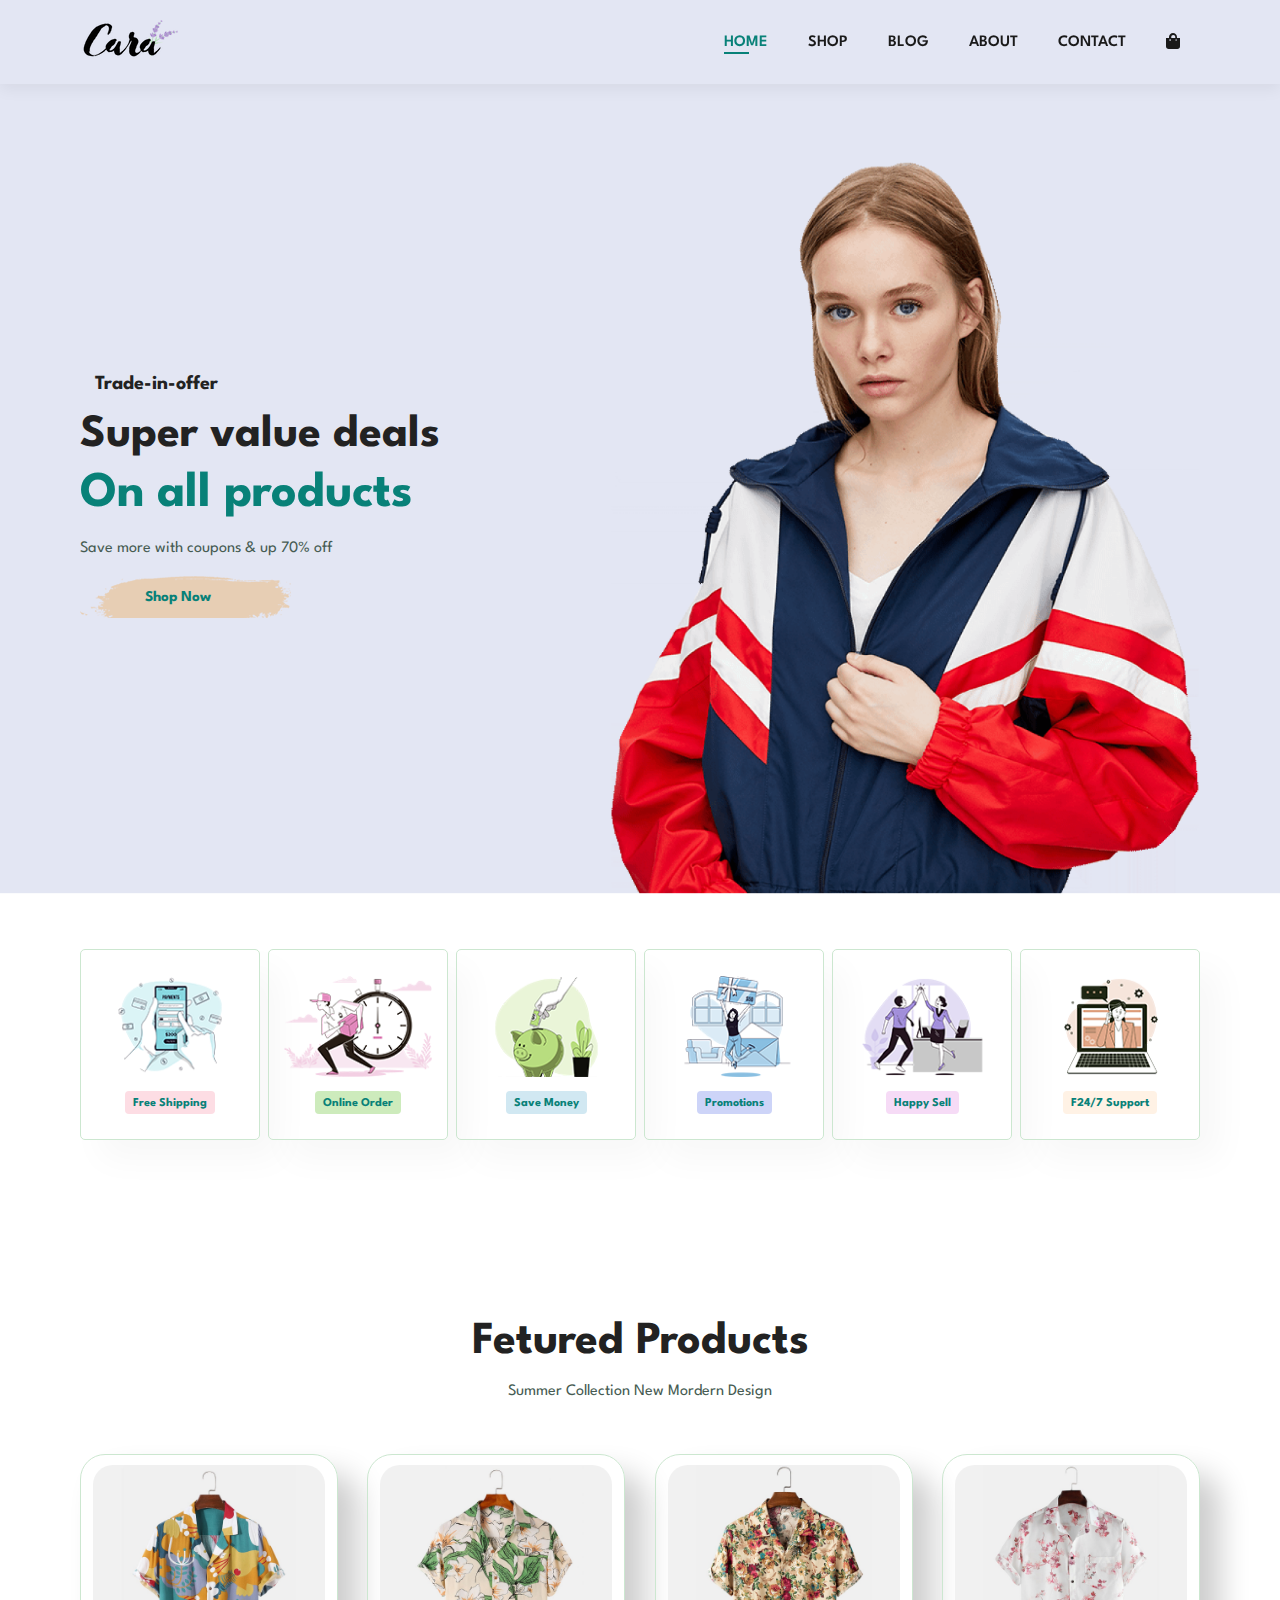
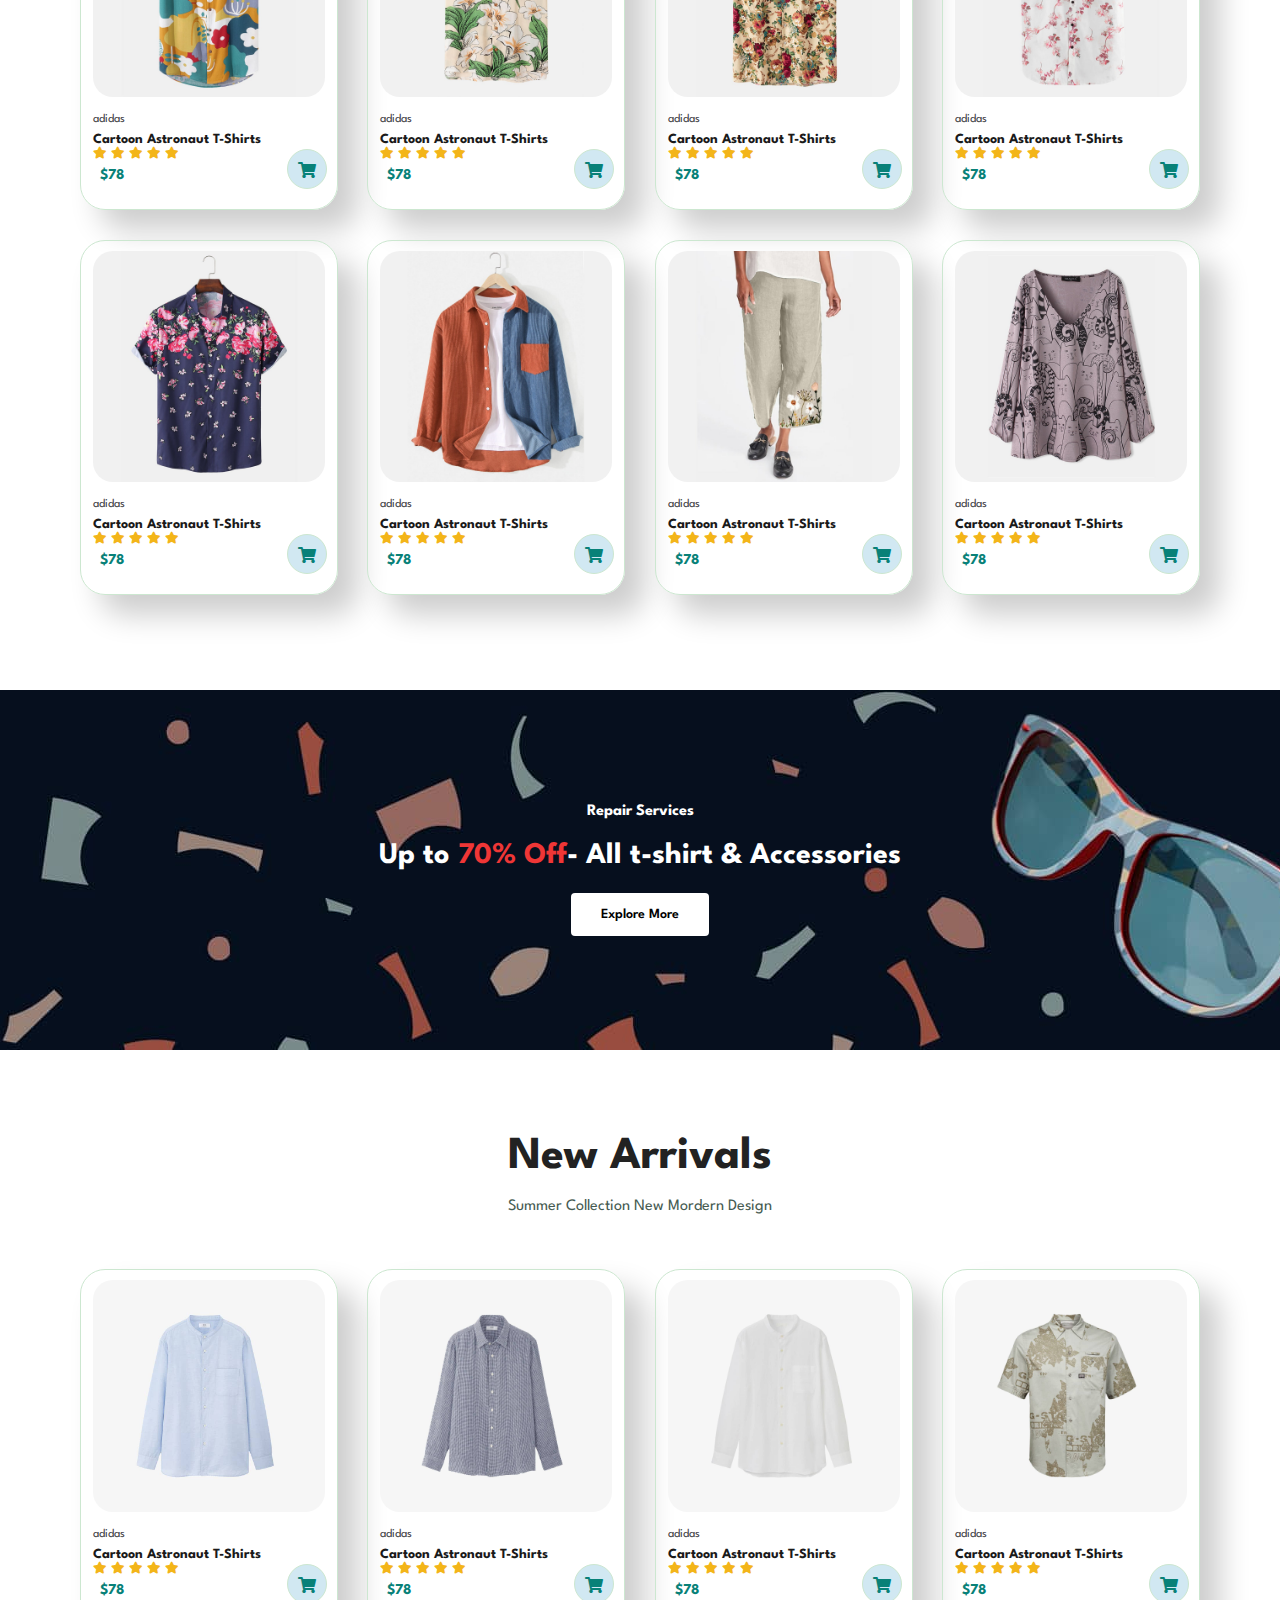
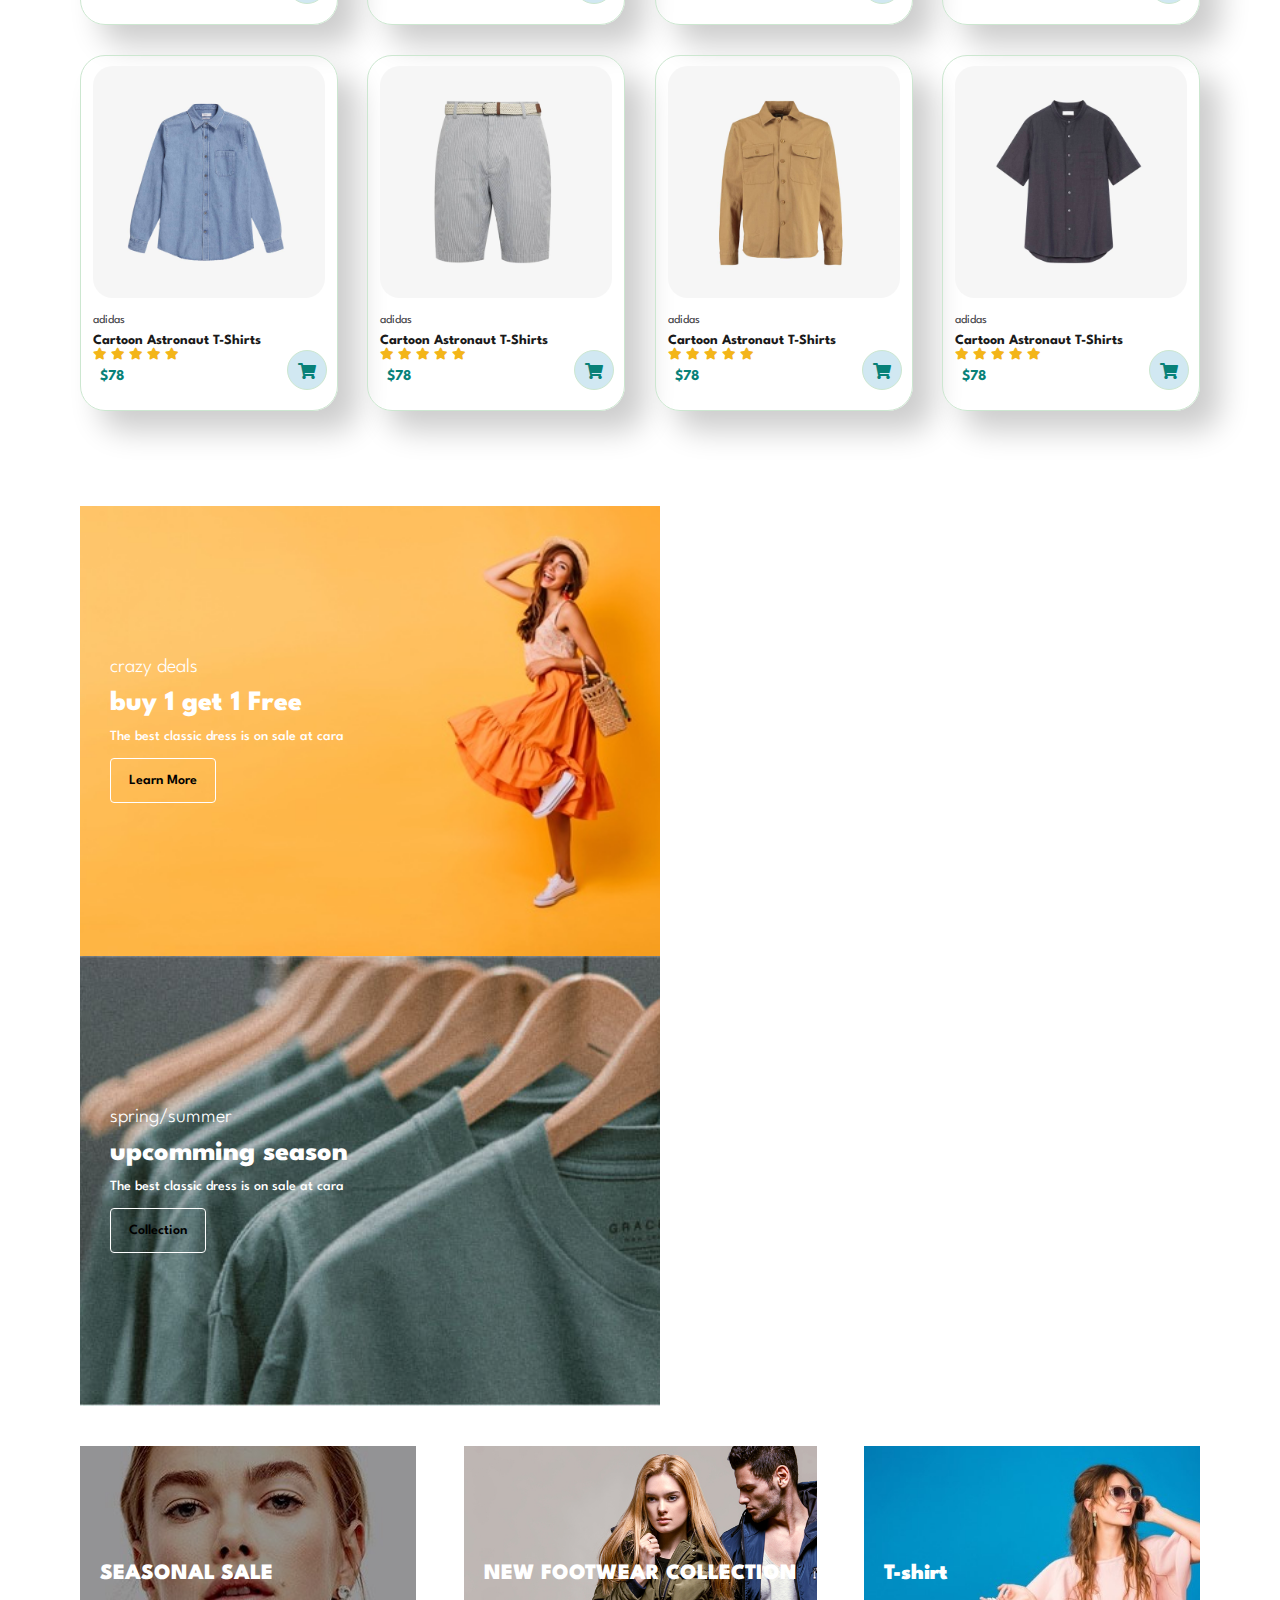
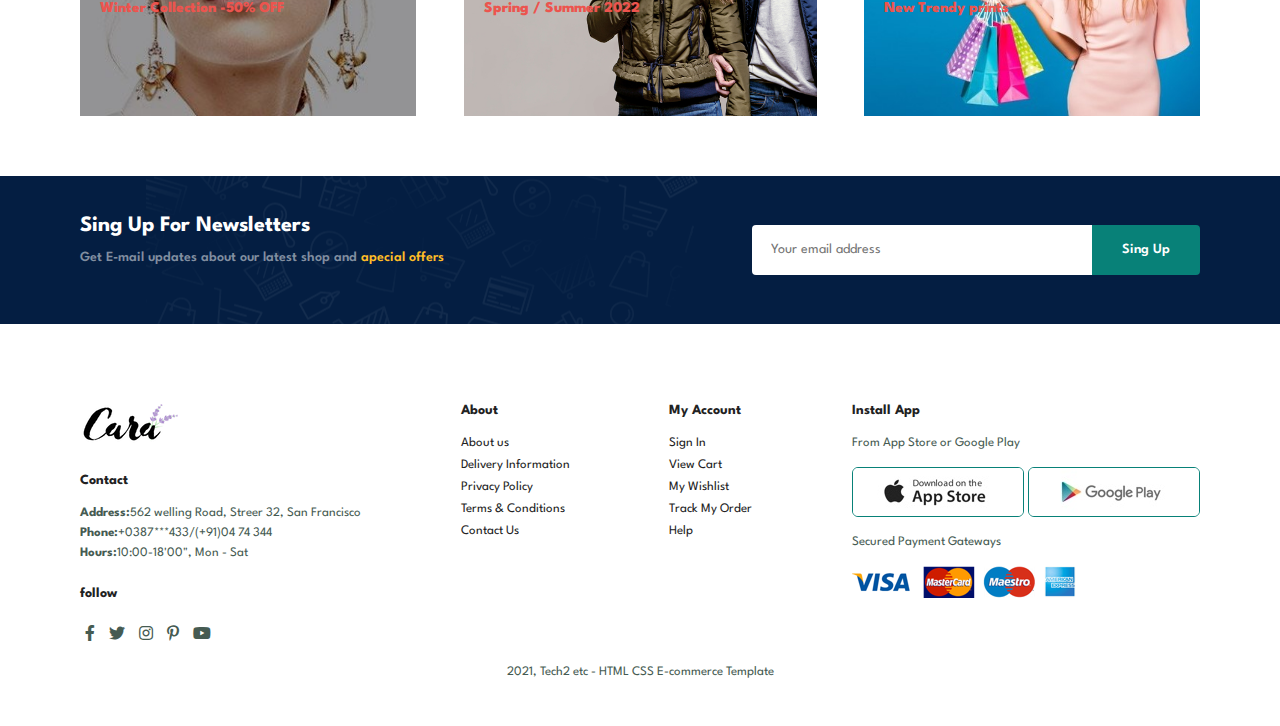
<file: index.html>
<!DOCTYPE html>
<html lang="en">
<head>
    <meta charset="UTF-8">
    <meta http-equiv="X-UA-Compatible" content="IE=edge">
    <meta name="viewport" content="width=device-width, initial-scale=1.0">
    <title>E-commerce Website</title>

    <link rel="stylesheet" href="https://cdnjs.cloudflare.com/ajax/libs/font-awesome/5.10.0/css/all.min.css" />

    <link rel="stylesheet" href="style.css">
</head>
<body>
    
<!-- <h1>heading 1 example</h1>
<h2>heading 2 example</h2>
<h3>heading 3 example</h3>
<h4>heading 4 example</h4>
<h5>heading 5 example</h5>    
<h6>heading 6 example</h6>

<p>paragrap example</p> -->

<!-- header start -->

<section id="header">
    <a href="#"><img src="img/logo.png" class="logo" alt=""></a>

    <div>
        <ul id="navbar">
            <li><a class="active" href="index.html">HOME</a></li>
            <li><a href="shop.html">SHOP</a></li>
            <li><a href="blog.html">BLOG</a></li>
            <li><a href="about.html">ABOUT</a></li>
            <li><a href="contact.html">CONTACT</a></li>
            <li id="lg-bag"><a href=""><i class="fas fa-shopping-bag"></i></a></li>
            <a href="" id="close"><i class="fas fa-times"></i></a>
        </ul>
    </div>
    <div id="mobile">
        <a href=""><i class="fas fa-shopping-bag"></i></a>
        <i id="bar" class="fas fa-outdent"></i>
    </div>
</section>

<!-- header end -->

<!-- home page start  -->

<section id="hero">
    <h4>Trade-in-offer</h4>
    <h2>Super value deals</h2>
    <h1>On all products</h1>
    <p>Save more with coupons & up 70% off</p>
    <button>Shop Now</button>
</section>

<!-- home page end -->

<!-- feture start  -->
<section id="future" class="section-p1">
    <div class="fe-box">
        <img src="img/fature/f1.png" alt="">
        <h6>Free Shipping</h6>
    </div>
    <div class="fe-box">
        <img src="img/fature/f2.png" alt="">
        <h6>Online Order</h6>
    </div>
    <div class="fe-box">
        <img src="img/fature/f3.png" alt="">
        <h6>Save Money</h6>
    </div>
    <div class="fe-box">
        <img src="img/fature/f4.png" alt="">
        <h6>Promotions </h6>
    </div>
    <div class="fe-box">
        <img src="img/fature/f5.png" alt="">
        <h6>Happy Sell</h6>
    </div>
    <div class="fe-box">
        <img src="img/fature/f6.png" alt="">
        <h6>F24/7 Support</h6>
    </div>
</section>
<!-- feture end -->

<!-- prodduct start  -->
<section id="feture" class="section-p1"></section>


<section id="product1" class="section-p1">
    <h2>Fetured Products</h2>
    <p>Summer Collection New Mordern Design</p>
    <div class="pro-container">
        <div class="pro">
            <img src="img/prodect/f1.jpg" alt="">
            <div class="des">
                <span>adidas</span>
                <h5>Cartoon Astronaut T-Shirts</h5>
                <div class="star">
                    <i class="fas fa-star"></i>
                    <i class="fas fa-star"></i>
                    <i class="fas fa-star"></i>
                    <i class="fas fa-star"></i>
                    <i class="fas fa-star"></i>
                </div>
                <h4>$78</h4>
            </div>
            <a href="#"><i class="fas fa-shopping-cart cart"></i></a>
        </div>
        <div class="pro">
            <img src="img/prodect/f2.jpg" alt="">
            <div class="des">
                <span>adidas</span>
                <h5>Cartoon Astronaut T-Shirts</h5>
                <div class="star">
                    <i class="fas fa-star"></i>
                    <i class="fas fa-star"></i>
                    <i class="fas fa-star"></i>
                    <i class="fas fa-star"></i>
                    <i class="fas fa-star"></i>
                </div>
                <h4>$78</h4>
            </div>
            <a href="#"><i class="fas fa-shopping-cart cart"></i></a>
        </div>
        <div class="pro">
            <img src="img/prodect/f3.jpg" alt="">
            <div class="des">
                <span>adidas</span>
                <h5>Cartoon Astronaut T-Shirts</h5>
                <div class="star">
                    <i class="fas fa-star"></i>
                    <i class="fas fa-star"></i>
                    <i class="fas fa-star"></i>
                    <i class="fas fa-star"></i>
                    <i class="fas fa-star"></i>
                </div>
                <h4>$78</h4>
            </div>
            <a href="#"><i class="fas fa-shopping-cart cart"></i></a>
        </div>
        <div class="pro">
            <img src="img/prodect/f4.jpg" alt="">
            <div class="des">
                <span>adidas</span>
                <h5>Cartoon Astronaut T-Shirts</h5>
                <div class="star">
                    <i class="fas fa-star"></i>
                    <i class="fas fa-star"></i>
                    <i class="fas fa-star"></i>
                    <i class="fas fa-star"></i>
                    <i class="fas fa-star"></i>
                </div>
                <h4>$78</h4>
            </div>
            <a href="#"><i class="fas fa-shopping-cart cart"></i></a>
        </div>
        <div class="pro">
            <img src="img/prodect/f5.jpg" alt="">
            <div class="des">
                <span>adidas</span>
                <h5>Cartoon Astronaut T-Shirts</h5>
                <div class="star">
                    <i class="fas fa-star"></i>
                    <i class="fas fa-star"></i>
                    <i class="fas fa-star"></i>
                    <i class="fas fa-star"></i>
                    <i class="fas fa-star"></i>
                </div>
                <h4>$78</h4>
            </div>
            <a href="#"><i class="fas fa-shopping-cart cart"></i></a>
        </div>
        <div class="pro">
            <img src="img/prodect/f6.jpg" alt="">
            <div class="des">
                <span>adidas</span>
                <h5>Cartoon Astronaut T-Shirts</h5>
                <div class="star">
                    <i class="fas fa-star"></i>
                    <i class="fas fa-star"></i>
                    <i class="fas fa-star"></i>
                    <i class="fas fa-star"></i>
                    <i class="fas fa-star"></i>
                </div>
                <h4>$78</h4>
            </div>
            <a href="#"><i class="fas fa-shopping-cart cart"></i></a>
        </div>
        <div class="pro">
            <img src="img/prodect/f7.jpg" alt="">
            <div class="des">
                <span>adidas</span>
                <h5>Cartoon Astronaut T-Shirts</h5>
                <div class="star">
                    <i class="fas fa-star"></i>
                    <i class="fas fa-star"></i>
                    <i class="fas fa-star"></i>
                    <i class="fas fa-star"></i>
                    <i class="fas fa-star"></i>
                </div>
                <h4>$78</h4>
            </div>
            <a href="#"><i class="fas fa-shopping-cart cart"></i></a>
        </div>
        <div class="pro">
            <img src="img/prodect/f8.jpg" alt="">
            <div class="des">
                <span>adidas</span>
                <h5>Cartoon Astronaut T-Shirts</h5>
                <div class="star">
                    <i class="fas fa-star"></i>
                    <i class="fas fa-star"></i>
                    <i class="fas fa-star"></i>
                    <i class="fas fa-star"></i>
                    <i class="fas fa-star"></i>
                </div>
                <h4>$78</h4>
            </div>
            <a href="#"><i class="fas fa-shopping-cart cart"></i></a>
        </div>
    </div>
</section>
<!-- prodduct end  -->

<!-- banner start  -->

<section id="banner" class="section-m1">
    <h4>Repair Services</h4>
    <h2>Up to <span>70% Off</span>- All t-shirt & Accessories</h2>
    <button class="normal" >Explore More</button>
</section>
<!-- banner end  -->



<!-- new prod start -->
<section id="product1" class="section-p1">
    <h2>New Arrivals</h2>
    <p>Summer Collection New Mordern Design</p>
    <div class="pro-container">
        <div class="pro">
            <img src="img/prodect/n1.jpg" alt="">
            <div class="des">
                <span>adidas</span>
                <h5>Cartoon Astronaut T-Shirts</h5>
                <div class="star">
                    <i class="fas fa-star"></i>
                    <i class="fas fa-star"></i>
                    <i class="fas fa-star"></i>
                    <i class="fas fa-star"></i>
                    <i class="fas fa-star"></i>
                </div>
                <h4>$78</h4>
            </div>
            <a href="#"><i class="fas fa-shopping-cart cart"></i></a>
        </div>
        <div class="pro">
            <img src="img/prodect/n2.jpg" alt="">
            <div class="des">
                <span>adidas</span>
                <h5>Cartoon Astronaut T-Shirts</h5>
                <div class="star">
                    <i class="fas fa-star"></i>
                    <i class="fas fa-star"></i>
                    <i class="fas fa-star"></i>
                    <i class="fas fa-star"></i>
                    <i class="fas fa-star"></i>
                </div>
                <h4>$78</h4>
            </div>
            <a href="#"><i class="fas fa-shopping-cart cart"></i></a>
        </div>
        <div class="pro">
            <img src="img/prodect/n3.jpg" alt="">
            <div class="des">
                <span>adidas</span>
                <h5>Cartoon Astronaut T-Shirts</h5>
                <div class="star">
                    <i class="fas fa-star"></i>
                    <i class="fas fa-star"></i>
                    <i class="fas fa-star"></i>
                    <i class="fas fa-star"></i>
                    <i class="fas fa-star"></i>
                </div>
                <h4>$78</h4>
            </div>
            <a href="#"><i class="fas fa-shopping-cart cart"></i></a>
        </div>
        <div class="pro">
            <img src="img/prodect/n4.jpg" alt="">
            <div class="des">
                <span>adidas</span>
                <h5>Cartoon Astronaut T-Shirts</h5>
                <div class="star">
                    <i class="fas fa-star"></i>
                    <i class="fas fa-star"></i>
                    <i class="fas fa-star"></i>
                    <i class="fas fa-star"></i>
                    <i class="fas fa-star"></i>
                </div>
                <h4>$78</h4>
            </div>
            <a href="#"><i class="fas fa-shopping-cart cart"></i></a>
        </div>
        <div class="pro">
            <img src="img/prodect/n5.jpg" alt="">
            <div class="des">
                <span>adidas</span>
                <h5>Cartoon Astronaut T-Shirts</h5>
                <div class="star">
                    <i class="fas fa-star"></i>
                    <i class="fas fa-star"></i>
                    <i class="fas fa-star"></i>
                    <i class="fas fa-star"></i>
                    <i class="fas fa-star"></i>
                </div>
                <h4>$78</h4>
            </div>
            <a href="#"><i class="fas fa-shopping-cart cart"></i></a>
        </div>
        <div class="pro">
            <img src="img/prodect/n6.jpg" alt="">
            <div class="des">
                <span>adidas</span>
                <h5>Cartoon Astronaut T-Shirts</h5>
                <div class="star">
                    <i class="fas fa-star"></i>
                    <i class="fas fa-star"></i>
                    <i class="fas fa-star"></i>
                    <i class="fas fa-star"></i>
                    <i class="fas fa-star"></i>
                </div>
                <h4>$78</h4>
            </div>
            <a href="#"><i class="fas fa-shopping-cart cart"></i></a>
        </div>
        <div class="pro">
            <img src="img/prodect/n7.jpg" alt="">
            <div class="des">
                <span>adidas</span>
                <h5>Cartoon Astronaut T-Shirts</h5>
                <div class="star">
                    <i class="fas fa-star"></i>
                    <i class="fas fa-star"></i>
                    <i class="fas fa-star"></i>
                    <i class="fas fa-star"></i>
                    <i class="fas fa-star"></i>
                </div>
                <h4>$78</h4>
            </div>
            <a href="#"><i class="fas fa-shopping-cart cart"></i></a>
        </div>
        <div class="pro">
            <img src="img/prodect/n8.jpg" alt="">
            <div class="des">
                <span>adidas</span>
                <h5>Cartoon Astronaut T-Shirts</h5>
                <div class="star">
                    <i class="fas fa-star"></i>
                    <i class="fas fa-star"></i>
                    <i class="fas fa-star"></i>
                    <i class="fas fa-star"></i>
                    <i class="fas fa-star"></i>
                </div>
                <h4>$78</h4>
            </div>
            <a href="#"><i class="fas fa-shopping-cart cart"></i></a>
        </div>
    </div>
</section>
<!-- new prod end -->



<!-- new banner start  -->
<section id="sm-banner" class="section-p1">
    <div class="banner-box">
        <h4>crazy deals</h4>
        <h2>buy 1 get 1 Free</h2>
        <span>The best classic dress is on sale at cara</span>
        <button class="white">Learn More</button>
    </div>
    <div class="banner-box banner-box2">
        <h4>spring/summer</h4>
        <h2>upcomming season </h2>
        <span>The best classic dress is on sale at cara</span>
        <button class="white">Collection</button>
    </div>
</section>


<section id="banner3">
    <div class="banner-box ">
        <h2>SEASONAL SALE</h2>
        <h3>Winter Collection -50% OFF</h3>
    </div>
    <div class="banner-box banner-box2">
        <h2>NEW FOOTWEAR COLLECTION</h2>
        <h3>Spring / Summer 2022</h3>
    </div>
    <div class="banner-box banner-box3">
        <h2>T-shirt</h2>
        <h3>New Trendy prints</h3>
    </div>
</section>

<!-- new banner end -->


<!-- newsletter start  -->
<div id="newsletter" class="section-p1 section-m1" >
    <div class="newstext">
        <h4>Sing Up For Newsletters </h4>
        <p>Get E-mail updates about our latest shop and <span>apecial offers </span></p>
    </div>
    <div class="from">
        <input type="text" placeholder="Your email address">
        <button class="normal">Sing Up</button>
    </div>
</div>
<!-- newsletter end -->


<!-- futtor start -->
<footer class="section-p1">
    <div class="col">
        <img class="logo" src="img/logo.png" alt="">
        <h4>Contact</h4>
        <p><strong>Address:</strong>562 welling Road, Streer 32, San Francisco</p>
        <p><strong>Phone:</strong>+0387***433/(+91)04 74 344</p>
        <p><strong>Hours:</strong>10:00-18'00", Mon - Sat</p>
        <div class="follow">
            <h4>follow</h4>
            <div class="icon">
                <i class="fab fa-facebook-f"></i>
                <i class="fab fa-twitter"></i>
                <i class="fab fa-instagram"></i>
                <i class="fab fa-pinterest-p"></i>
                <i class="fab fa-youtube"></i>
            </div>
        </div>
    </div>

    <div class="col">
        <h4>About</h4>
        <a href="#">About us</a>
        <a href="#">Delivery Information</a>
        <a href="#">Privacy Policy</a>
        <a href="#">Terms & Conditions</a>
        <a href="#">Contact Us</a>
    </div>
    <div class="col">
        <h4>My Account</h4>
        <a href="#">Sign In</a>
        <a href="#">View Cart</a>
        <a href="#">My Wishlist</a>
        <a href="#">Track My Order</a>
        <a href="#">Help</a>
    </div>

    <div class="col install">
        <h4>Install App</h4>
        <p>From App Store or Google Play</p>
        <div class="row">
            <img src="img/pay/app.jpg" alt="">
            <img src="img/pay/play.jpg" alt="">
        </div>
        <p>Secured Payment Gateways</p>
        <img src="img/pay/pay.png" alt="">
    </div>

    <div class="copyright">
        <p>2021, Tech2 etc - HTML CSS E-commerce Template</p>
    </div>
</footer>
<!-- futtor end -->









<script src="index.js"></script>
</body>
</html>
</file>
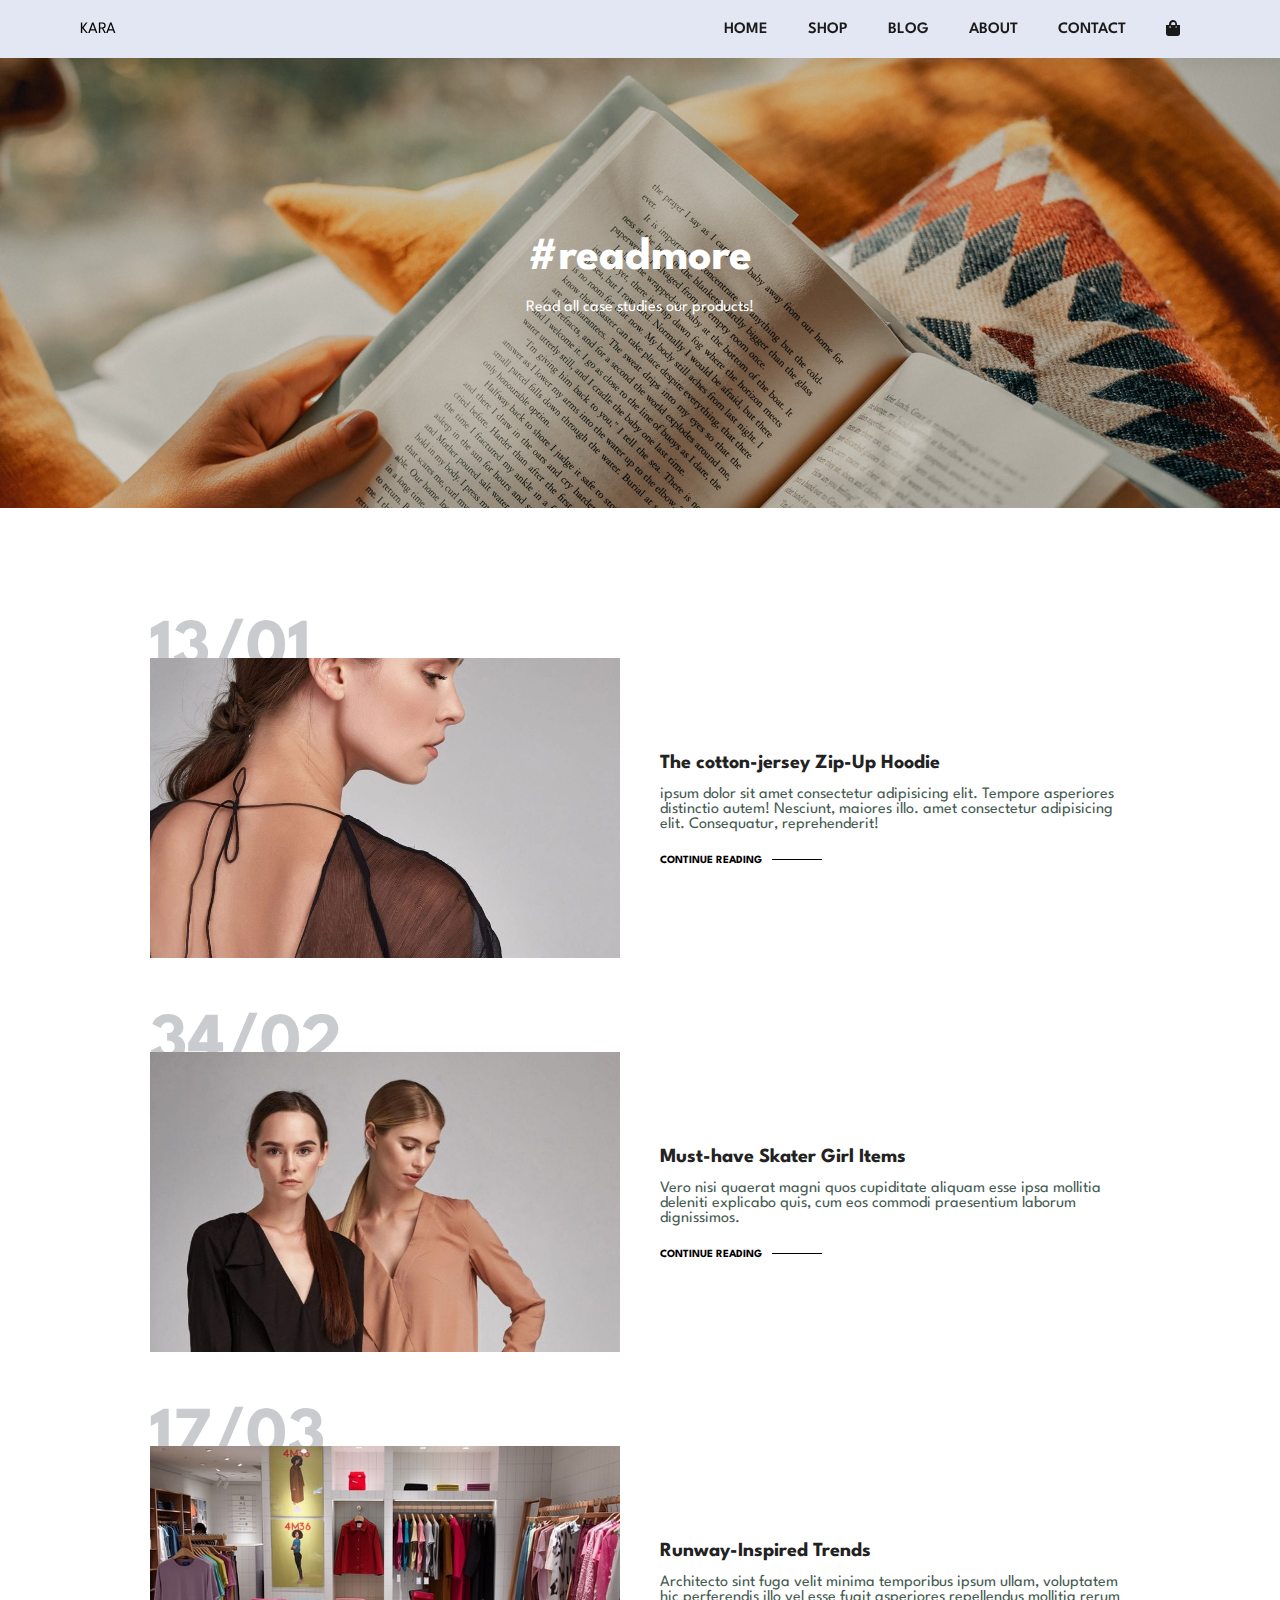
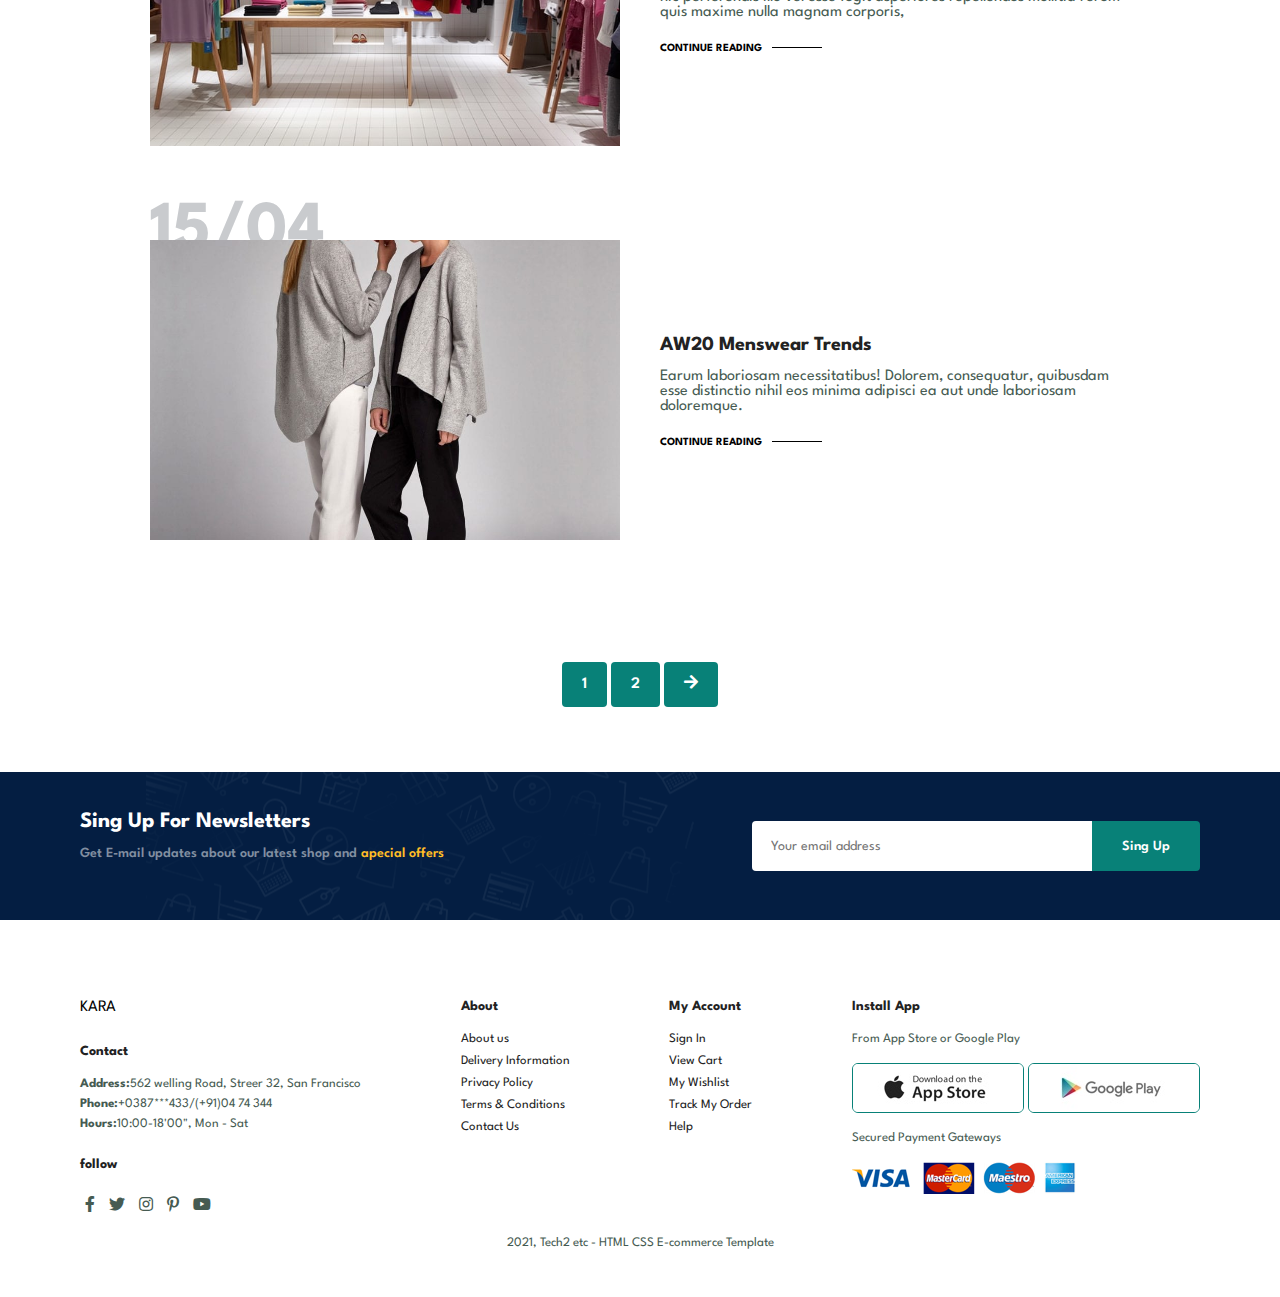
<file: blog.html>
<!DOCTYPE html>
<html lang="en">
<head>
    <meta charset="UTF-8">
    <meta http-equiv="X-UA-Compatible" content="IE=edge">
    <meta name="viewport" content="width=device-width, initial-scale=1.0">
    <title>shopping</title>

    <link rel="stylesheet" href="https://cdnjs.cloudflare.com/ajax/libs/font-awesome/5.10.0/css/all.min.css" />

    <link rel="stylesheet" href="style.css">
</head>
<body>
    <!-- header start -->

<section id="header">
    <span href="#" class="logo">KARA</span>
    <div>
        <ul id="navbar">
            <li><a  href="home.html">HOME</a></li>
            <li><a  href="shop.html">SHOP</a></li>
            <li><a  href="blog.html">BLOG</a></li>
            <li><a href="about.html">ABOUT</a></li>
            <li><a href="contact.html">CONTACT</a></li>
            <li id="lg-bag"><a href="cart.html"><i class="fas fa-shopping-bag"></i></a></li>
            <a href="cart.html" id="close"><i class="fas fa-times"></i></a>
        </ul>
    </div>
    <div id="mobile">
        <a href="cart.html"><i class="fas fa-shopping-bag"></i></a>
        <i id="bar" class="fas fa-outdent"></i>
    </div>
</section>
    <!-- header end -->



<section id="page-header" class="blog-header">

    <h2>#readmore</h2>

    <p>Read all case studies our products!</p>

</section>




<section id="blog">
    <div class="blog-box">
        <div class="blog-img">
            <img src="img/blog/b1.jpg" alt="">
        </div>
        <div class="blog-details">
            <h4>The cotton-jersey Zip-Up Hoodie</h4>
            <p> ipsum dolor sit amet consectetur adipisicing elit. Tempore asperiores distinctio autem! Nesciunt, maiores illo. amet consectetur adipisicing elit. Consequatur, reprehenderit!</p>
            <a href="#">CONTINUE READING</a>
        </div>
        <h1>13/01</h1>
    </div>
    <div class="blog-box">
        <div class="blog-img">
            <img src="img/blog/b2.jpg" alt="">
        </div>
        <div class="blog-details">
            <h4>Must-have Skater Girl Items</h4>
            <p> Vero nisi quaerat magni quos cupiditate aliquam esse ipsa mollitia deleniti explicabo quis, cum eos commodi praesentium laborum dignissimos.</p>
            <a href="#">CONTINUE READING</a>
        </div>
        <h1>34/02</h1>
    </div>
    <div class="blog-box">
        <div class="blog-img">
            <img src="img/blog/b3.jpg" alt="">
        </div>
        <div class="blog-details">
            <h4>Runway-Inspired Trends</h4>
            <p> Architecto sint fuga velit minima temporibus ipsum ullam, voluptatem hic perferendis illo vel esse fugit asperiores repellendus mollitia rerum quis maxime nulla magnam corporis,</p>
            <a href="#">CONTINUE READING</a>
        </div>
        <h1>17/03</h1>
    </div>
    <div class="blog-box">
        <div class="blog-img">
            <img src="img/blog/b4.jpg" alt="">
        </div>
        <div class="blog-details">
            <h4>AW20 Menswear Trends</h4>
            <p>Earum laboriosam necessitatibus! Dolorem, consequatur, quibusdam esse distinctio nihil eos minima adipisci ea aut unde laboriosam doloremque.</p>
            <a href="#">CONTINUE READING</a>
        </div>
        <h1>15/04</h1>
    </div>
</section>









<section id="pagination" class="section-p1">
    <a href="#">1</a>
    <a href="#">2</a>
    <a href="#"><i class="far fa-arrow-right"></i></a>
</section>









<!-- newsletter start  -->
<section id="newsletter" class="section-p1 section-m1" >
    <div class="newstext">
        <h4>Sing Up For Newsletters </h4>
        <p>Get E-mail updates about our latest shop and <span>apecial offers </span></p>
    </div>
    <div class="from">
        <input type="text" placeholder="Your email address">
        <button class="normal">Sing Up</button>
    </div>
</section>
<!-- newsletter end -->


<!-- futtor start -->
<footer class="section-p1">
    <div class="col">
        <span href="#" class="logo">KARA</span>
        <h4>Contact</h4>
        <p><strong>Address:</strong>562 welling Road, Streer 32, San Francisco</p>
        <p><strong>Phone:</strong>+0387***433/(+91)04 74 344</p>
        <p><strong>Hours:</strong>10:00-18'00", Mon - Sat</p>
        <div class="follow">
            <h4>follow</h4>
            <div class="icon">
                <i class="fab fa-facebook-f"></i>
                <i class="fab fa-twitter"></i>
                <i class="fab fa-instagram"></i>
                <i class="fab fa-pinterest-p"></i>
                <i class="fab fa-youtube"></i>
            </div>
        </div>
    </div>

    <div class="col">
        <h4>About</h4>
        <a href="#">About us</a>
        <a href="#">Delivery Information</a>
        <a href="#">Privacy Policy</a>
        <a href="#">Terms & Conditions</a>
        <a href="#">Contact Us</a>
    </div>
    <div class="col">
        <h4>My Account</h4>
        <a href="#">Sign In</a>
        <a href="#">View Cart</a>
        <a href="#">My Wishlist</a>
        <a href="#">Track My Order</a>
        <a href="#">Help</a>
    </div>

    <div class="col install">
        <h4>Install App</h4>
        <p>From App Store or Google Play</p>
        <div class="row">
            <img src="img/pay/app.jpg" alt="">
            <img src="img/pay/play.jpg" alt="">
        </div>
        <p>Secured Payment Gateways</p>
        <img src="img/pay/pay.png" alt="">
    </div>

    <div class="copyright">
        <p>2021, Tech2 etc - HTML CSS E-commerce Template</p>
    </div>
</footer>
<!-- futtor end -->

<script src="index.js"></script>
</body>
</html>
</file>
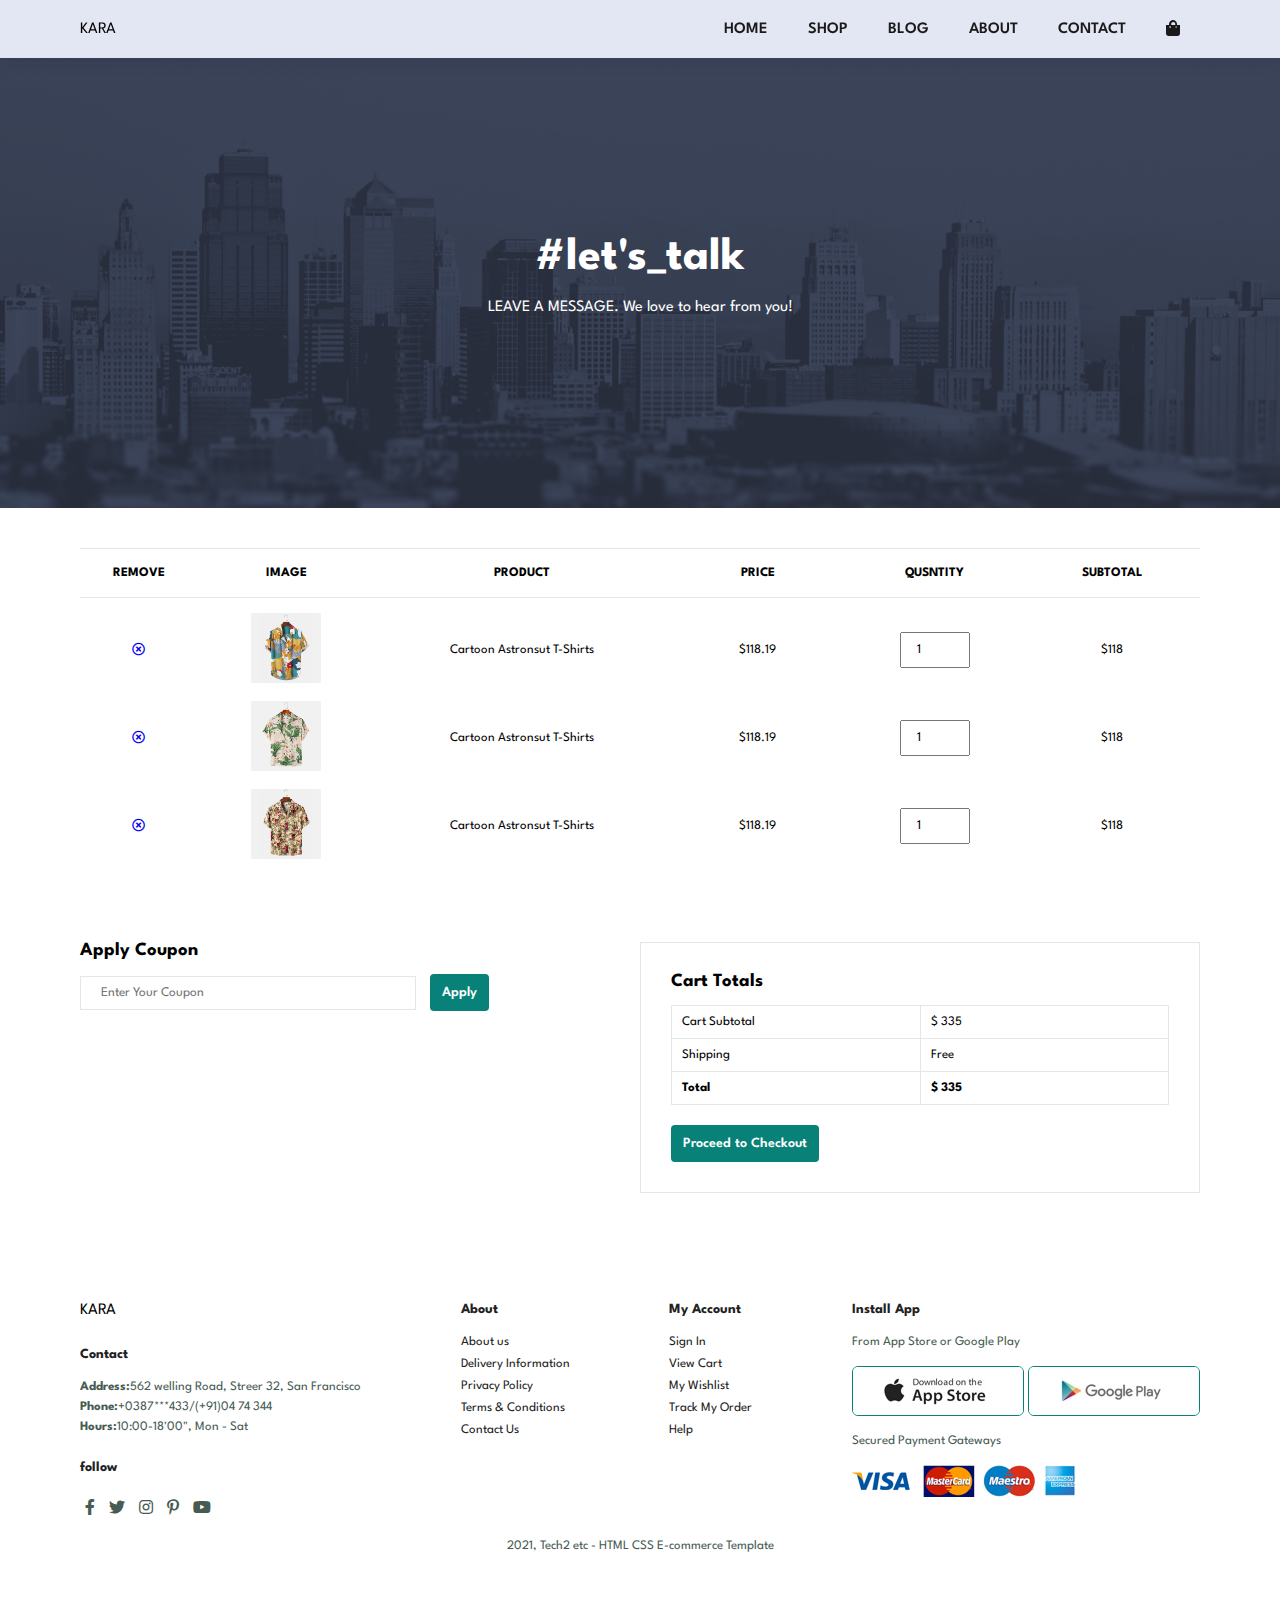
<file: cart.html>
<!DOCTYPE html>
<html lang="en">
<head>
    <meta charset="UTF-8">
    <meta http-equiv="X-UA-Compatible" content="IE=edge">
    <meta name="viewport" content="width=device-width, initial-scale=1.0">
    <title>shopping</title>

    <link rel="stylesheet" href="https://cdnjs.cloudflare.com/ajax/libs/font-awesome/5.10.0/css/all.min.css" />

    <link rel="stylesheet" href="style.css">
</head>
<body>
    <!-- header start -->

<section id="header">
    <span href="#" class="logo">KARA</span>

    <div>
        <ul id="navbar">
            <li><a  href="home.html">HOME</a></li>
            <li><a  href="shop.html">SHOP</a></li>
            <li><a  href="blog.html">BLOG</a></li>
            <li><a  href="about.html">ABOUT</a></li>
            <li><a  href="contact.html">CONTACT</a></li>
            <li id="lg-bag"><a  href="cart.html"><i class="fas fa-shopping-bag"></i></a></li>
            <a href="cart.html" id="close"><i class="fas fa-times"></i></a>
        </ul>
    </div>
    <div id="mobile">
        <a href="cart.html"><i class="fas fa-shopping-bag"></i></a>
        <i id="bar" class="fas fa-outdent"></i>
    </div>
</section>
    <!-- header end -->


    <!-- <p>Lorem ipsum dolor sit, amet consectetur adipisicing elit. Veritatis soluta amet perferendis, ab neque, ad dignissimos fugit nam error provident laboriosam autem omnis nesciunt? Nam eveniet dignissimos dolorum officia minus id reprehenderit, est, delectus impedit voluptate ut!  tenetur minima. Perferendis, laborum facere expedita cupiditate doloribus pariatur?</p> -->



<section id="page-header" class="about-header">

    <h2>#let's_talk</h2>

    <p>LEAVE A MESSAGE. We love to hear from you!</p>

</section>


<section id="cart" class="section-p1">
    <table width="100%">
        <thead>
            <tr>
                <td>REMOVE</td>
                <td>IMAGE</td>
                <td>PRODUCT</td>
                <td>PRICE</td>
                <td>QUSNTITY</td>
                <td>SUBTOTAL</td>
            </tr>
        </thead>
        <tbody>
            <tr>
                <td><a href="#"><i class="far fa-times-circle"></i></a></td>
                <td><img src="img/prodect/f1.jpg" alt=""></td>
                <td>Cartoon Astronsut T-Shirts</td>
                <td>$118.19</td>
                <td><input type="number" value="1"></td>
                <td>$118</td>
            </tr>
            <tr>
                <td><a href="#"><i class="far fa-times-circle"></i></a></td>
                <td><img src="img/prodect/f2.jpg" alt=""></td>
                <td>Cartoon Astronsut T-Shirts</td>
                <td>$118.19</td>
                <td><input type="number" value="1"></td>
                <td>$118</td>
            </tr>
            <tr>
                <td><a href="#"><i class="far fa-times-circle"></i></a></td>
                <td><img src="img/prodect/f3.jpg" alt=""></td>
                <td>Cartoon Astronsut T-Shirts</td>
                <td>$118.19</td>
                <td><input type="number" value="1"></td>
                <td>$118</td>
            </tr>
        </tbody>
    </table>
</section>

<section id="cart-add" class="section-p1">
    <div id="coupon">
        <h3>Apply Coupon</h3>
        <div>
            <input type="text" placeholder="Enter Your Coupon">
            <button class="normal">Apply</button>
        </div>
    </div>
    <div id="subtotal">
        <h3>Cart Totals</h3>
        <table>
            <tr>
                <td>Cart Subtotal</td>
                <td>$ 335</td>
            </tr>
            <tr>
                <td>Shipping</td>
                <td>Free</td>
            </tr>
            <tr>
                <td><strong>Total</strong></td>
                <td><strong>$ 335</strong></td>
            </tr>
        </table>
        <button class="normal">Proceed to Checkout</button>
    </div>
</section>






<!-- futtor start -->
<footer class="section-p1">
    <div class="col">
        <span href="#" class="logo">KARA</span>
        <h4>Contact</h4>
        <p><strong>Address:</strong>562 welling Road, Streer 32, San Francisco</p>
        <p><strong>Phone:</strong>+0387***433/(+91)04 74 344</p>
        <p><strong>Hours:</strong>10:00-18'00", Mon - Sat</p>
        <div class="follow">
            <h4>follow</h4>
            <div class="icon">
                <i class="fab fa-facebook-f"></i>
                <i class="fab fa-twitter"></i>
                <i class="fab fa-instagram"></i>
                <i class="fab fa-pinterest-p"></i>
                <i class="fab fa-youtube"></i>
            </div>
        </div>
    </div>

    <div class="col">
        <h4>About</h4>
        <a href="#">About us</a>
        <a href="#">Delivery Information</a>
        <a href="#">Privacy Policy</a>
        <a href="#">Terms & Conditions</a>
        <a href="#">Contact Us</a>
    </div>
    <div class="col">
        <h4>My Account</h4>
        <a href="#">Sign In</a>
        <a href="#">View Cart</a>
        <a href="#">My Wishlist</a>
        <a href="#">Track My Order</a>
        <a href="#">Help</a>
    </div>

    <div class="col install">
        <h4>Install App</h4>
        <p>From App Store or Google Play</p>
        <div class="row">
            <img src="img/pay/app.jpg" alt="">
            <img src="img/pay/play.jpg" alt="">
        </div>
        <p>Secured Payment Gateways</p>
        <img src="img/pay/pay.png" alt="">
    </div>

    <div class="copyright">
        <p>2021, Tech2 etc - HTML CSS E-commerce Template</p>
    </div>
</footer>
<!-- futtor end -->

<script src="index.js"></script>
</body>
</html>
</file>
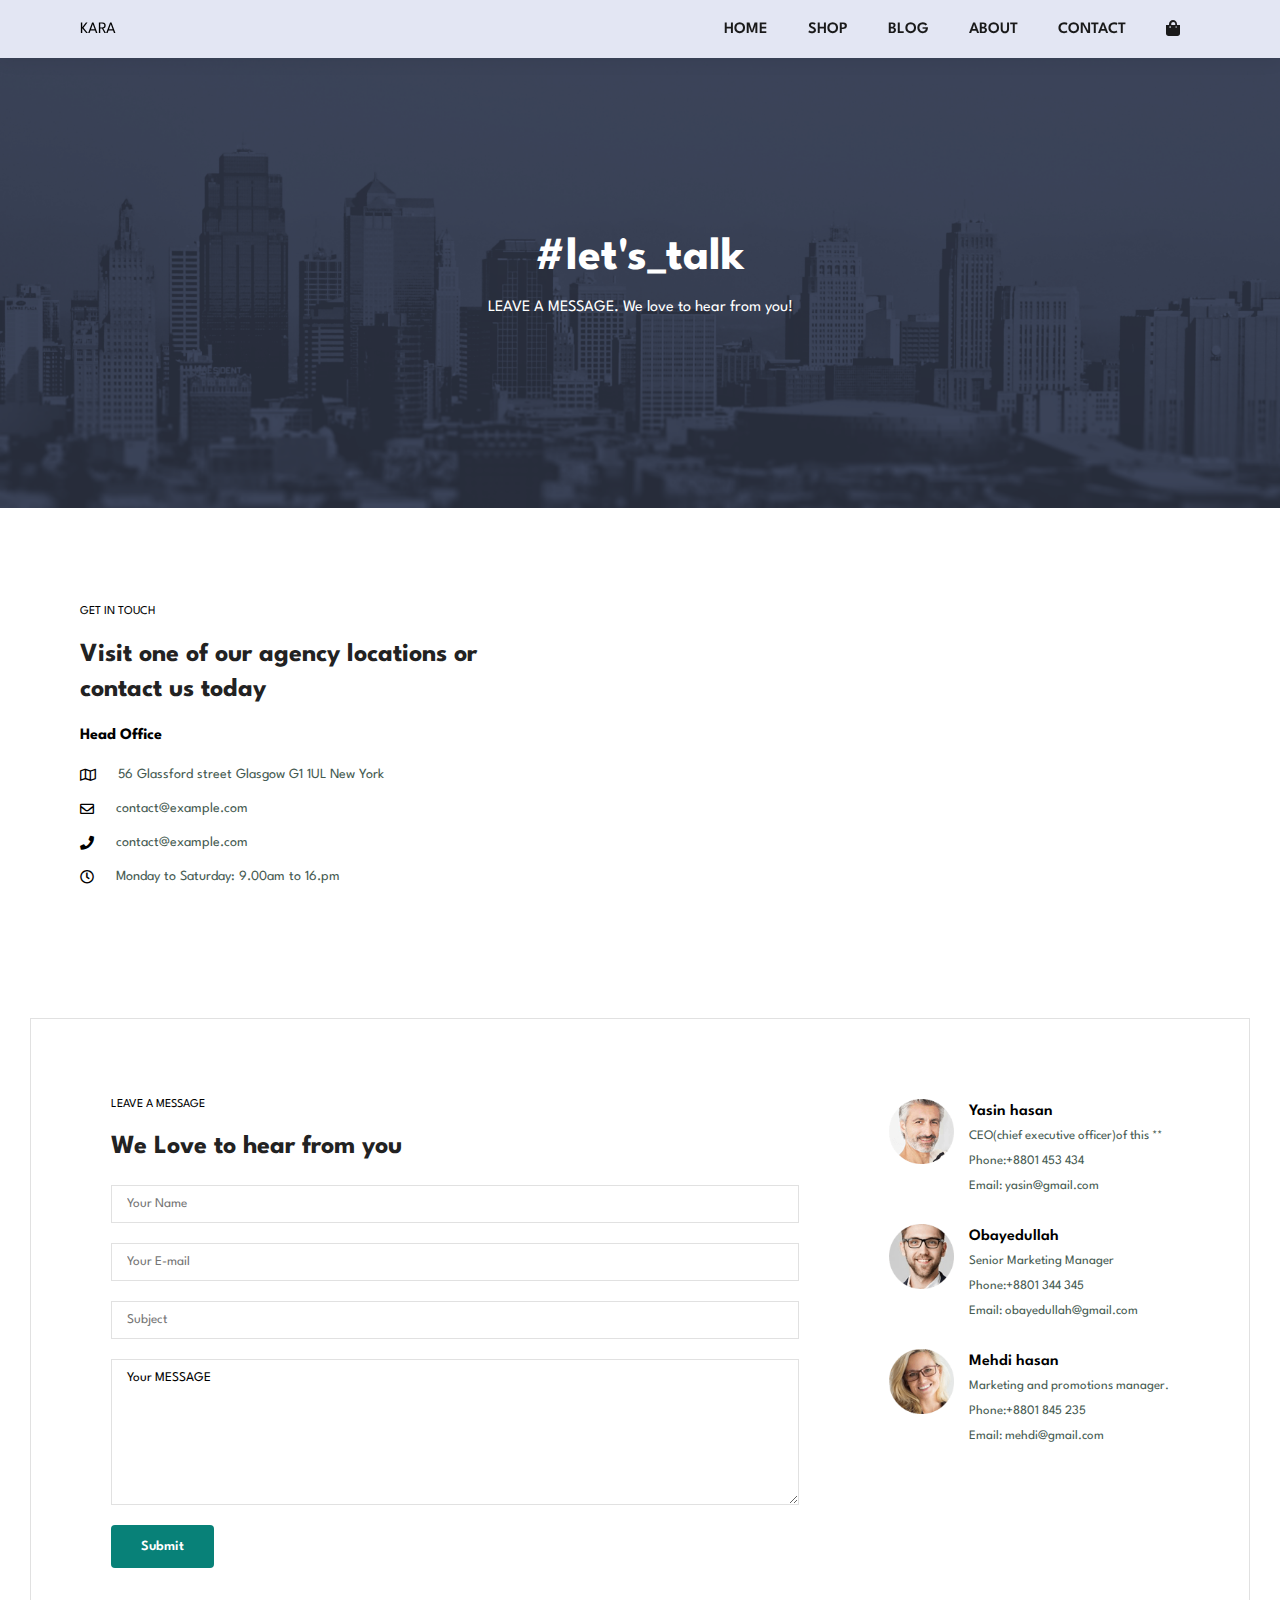
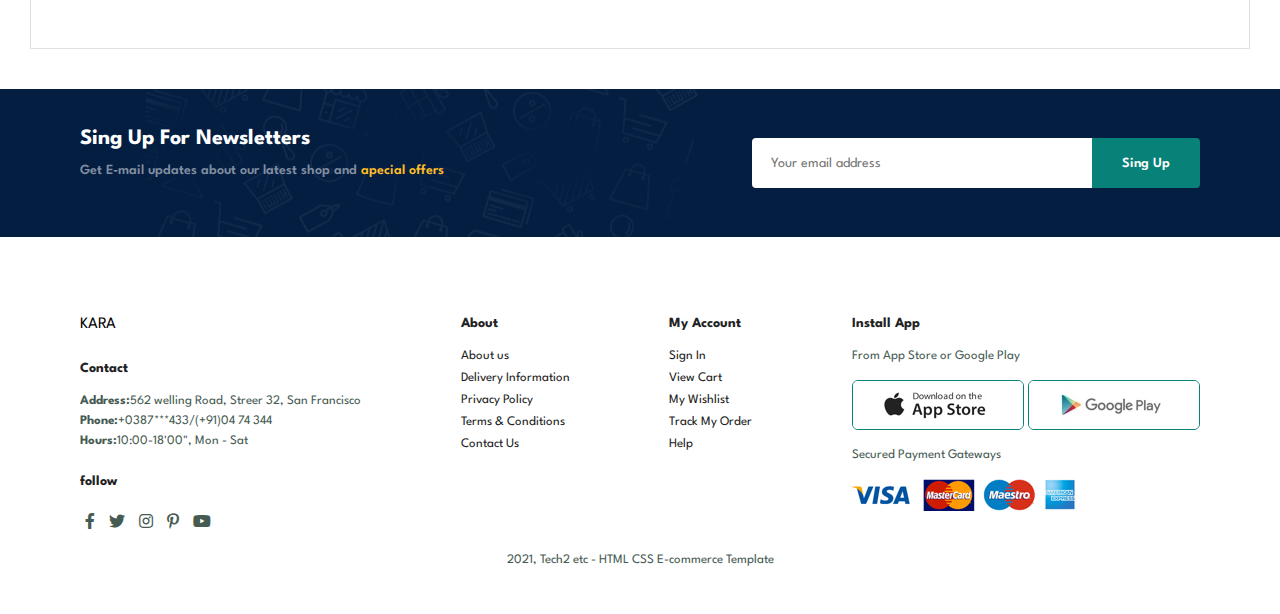
<file: contact.html>
<!DOCTYPE html>
<html lang="en">
<head>
    <meta charset="UTF-8">
    <meta http-equiv="X-UA-Compatible" content="IE=edge">
    <meta name="viewport" content="width=device-width, initial-scale=1.0">
    <title>shopping</title>

    <link rel="stylesheet" href="https://cdnjs.cloudflare.com/ajax/libs/font-awesome/5.10.0/css/all.min.css" />

    <link rel="stylesheet" href="style.css">
</head>
<body>
    <!-- header start -->

<section id="header">
    <span href="#" class="logo">KARA</span>

    <div>
        <ul id="navbar">
            <li><a  href="home.html">HOME</a></li>
            <li><a  href="shop.html">SHOP</a></li>
            <li><a  href="blog.html">BLOG</a></li>
            <li><a  href="about.html">ABOUT</a></li>
            <li><a  href="contact.html">CONTACT</a></li>
            <li  id="lg-bag"><a href="cart.html"><i class="fas fa-shopping-bag"></i></a></li>
            <a href="" id="close"><i class="fas fa-times"></i></a>
        </ul>
    </div>
    <div id="mobile">
        <a href="cart.html"><i class="fas fa-shopping-bag"></i></a>
        <i id="bar" class="fas fa-outdent"></i>
    </div>
</section>
    <!-- header end -->


    <!-- <p>Lorem ipsum dolor sit, amet consectetur adipisicing elit. Veritatis soluta amet perferendis, ab neque, ad dignissimos fugit nam error provident laboriosam autem omnis nesciunt? Nam eveniet dignissimos dolorum officia minus id reprehenderit, est, delectus impedit voluptate ut!  tenetur minima. Perferendis, laborum facere expedita cupiditate doloribus pariatur?</p> -->



<section id="page-header" class="about-header">

    <h2>#let's_talk</h2>

    <p>LEAVE A MESSAGE. We love to hear from you!</p>

</section>

<section id="contact-details" class="section-p1">
    <div class="details">
        <span>GET IN TOUCH</span>
        <h2>Visit one of our agency locations or contact us today</h2>
        <h3>Head Office</h3>
        <div>
            <li>
                <i class="far fa-map"></i>
                <p>56 Glassford street Glasgow G1 1UL New York</p>
            </li>
            <li>
                <i class="far fa-envelope"></i>
                <p>contact@example.com</p>
            </li>
            <li>
                <i class="fas fa-phone"></i>
                <p>contact@example.com</p>
            </li>
            <li>
                <i class="far fa-clock"></i>
                <p>Monday to Saturday: 9.00am to 16.pm</p>
            </li>
        </div>
    </div>

    <div class="map">
        <iframe src="https://www.google.com/maps/embed?pb=!1m18!1m12!1m3!1d2469.808983023014!2d-1.258872911145042!3d51.75481639999999!2m3!1f0!2f0!3f0!3m2!1i1024!2i768!4f13.1!3m3!1m2!1s0x4876c6a9ef8c485b%3A0xd2ff1883a001afed!2sUniversity%20of%20Oxford!5e0!3m2!1sen!2sbd!4v1683154078891!5m2!1sen!2sbd" width="600" height="450" style="border:0;" allowfullscreen="" loading="lazy" referrerpolicy="no-referrer-when-downgrade"></iframe>
    </div>
</section>

<section id="form-details">
    <form action="">
        <span> LEAVE A MESSAGE</span>
        <h2>We Love to hear from you </h2>
        <input type="text" placeholder="Your Name">
        <input type="email" placeholder="Your E-mail">
        <input type="text" placeholder="Subject">
        <textarea name="" id="" cols="30" rows="10">Your MESSAGE</textarea>
        <button class="normal">Submit</button>
    </form>

    <div class="people">
        <div>
            <img src="img/pepole/1.png" alt="">
            <p><span>Yasin hasan</span> CEO(chief executive officer)of this ** <br> Phone:+8801 453 434 <br>Email: yasin@gmail.com</p>
        </div>
        <div>
            <img src="img/pepole/2.png" alt="">
            <p><span>Obayedullah</span> Senior Marketing Manager <br> Phone:+8801 344 345 <br>Email: obayedullah@gmail.com</p>
        </div>
        <div>
            <img src="img/pepole/3.png" alt="">
            <p><span>Mehdi hasan</span>Marketing and promotions manager. <br> Phone:+8801 845 235 <br>Email: mehdi@gmail.com</p>
        </div>
    </div>
</section>



<section id="newsletter" class="section-p1 section-m1" >
    <div class="newstext">
        <h4>Sing Up For Newsletters </h4>
        <p>Get E-mail updates about our latest shop and <span>apecial offers </span></p>
    </div>
    <div class="from">
        <input type="text" placeholder="Your email address">
        <button class="normal">Sing Up</button>
    </div>
</section>





<!-- futtor start -->
<footer class="section-p1">
    <div class="col">
        <span href="#" class="logo">KARA</span>
        <h4>Contact</h4>
        <p><strong>Address:</strong>562 welling Road, Streer 32, San Francisco</p>
        <p><strong>Phone:</strong>+0387***433/(+91)04 74 344</p>
        <p><strong>Hours:</strong>10:00-18'00", Mon - Sat</p>
        <div class="follow">
            <h4>follow</h4>
            <div class="icon">
                <i class="fab fa-facebook-f"></i>
                <i class="fab fa-twitter"></i>
                <i class="fab fa-instagram"></i>
                <i class="fab fa-pinterest-p"></i>
                <i class="fab fa-youtube"></i>
            </div>
        </div>
    </div>

    <div class="col">
        <h4>About</h4>
        <a href="#">About us</a>
        <a href="#">Delivery Information</a>
        <a href="#">Privacy Policy</a>
        <a href="#">Terms & Conditions</a>
        <a href="#">Contact Us</a>
    </div>
    <div class="col">
        <h4>My Account</h4>
        <a href="#">Sign In</a>
        <a href="#">View Cart</a>
        <a href="#">My Wishlist</a>
        <a href="#">Track My Order</a>
        <a href="#">Help</a>
    </div>

    <div class="col install">
        <h4>Install App</h4>
        <p>From App Store or Google Play</p>
        <div class="row">
            <img src="img/pay/app.jpg" alt="">
            <img src="img/pay/play.jpg" alt="">
        </div>
        <p>Secured Payment Gateways</p>
        <img src="img/pay/pay.png" alt="">
    </div>

    <div class="copyright">
        <p>2021, Tech2 etc - HTML CSS E-commerce Template</p>
    </div>
</footer>
<!-- futtor end -->

<script src="index.js"></script>
</body>
</html>
</file>
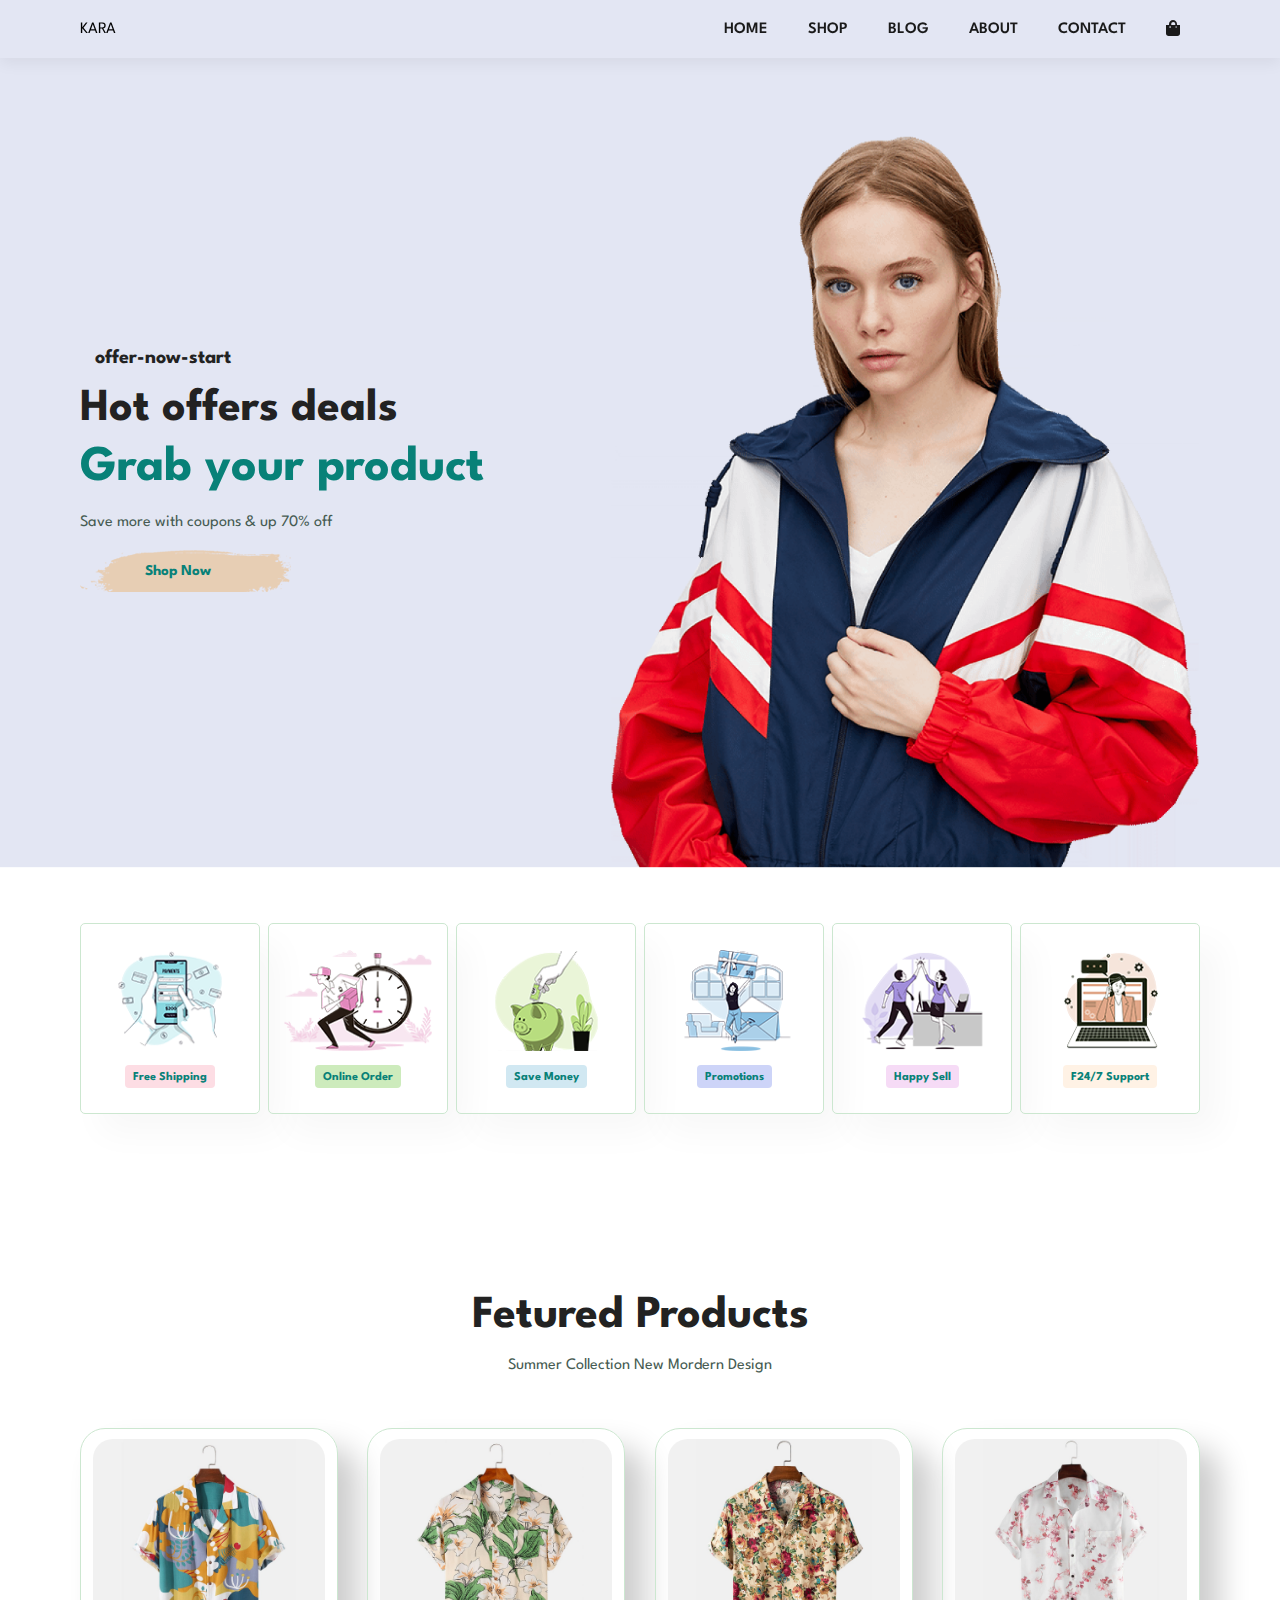
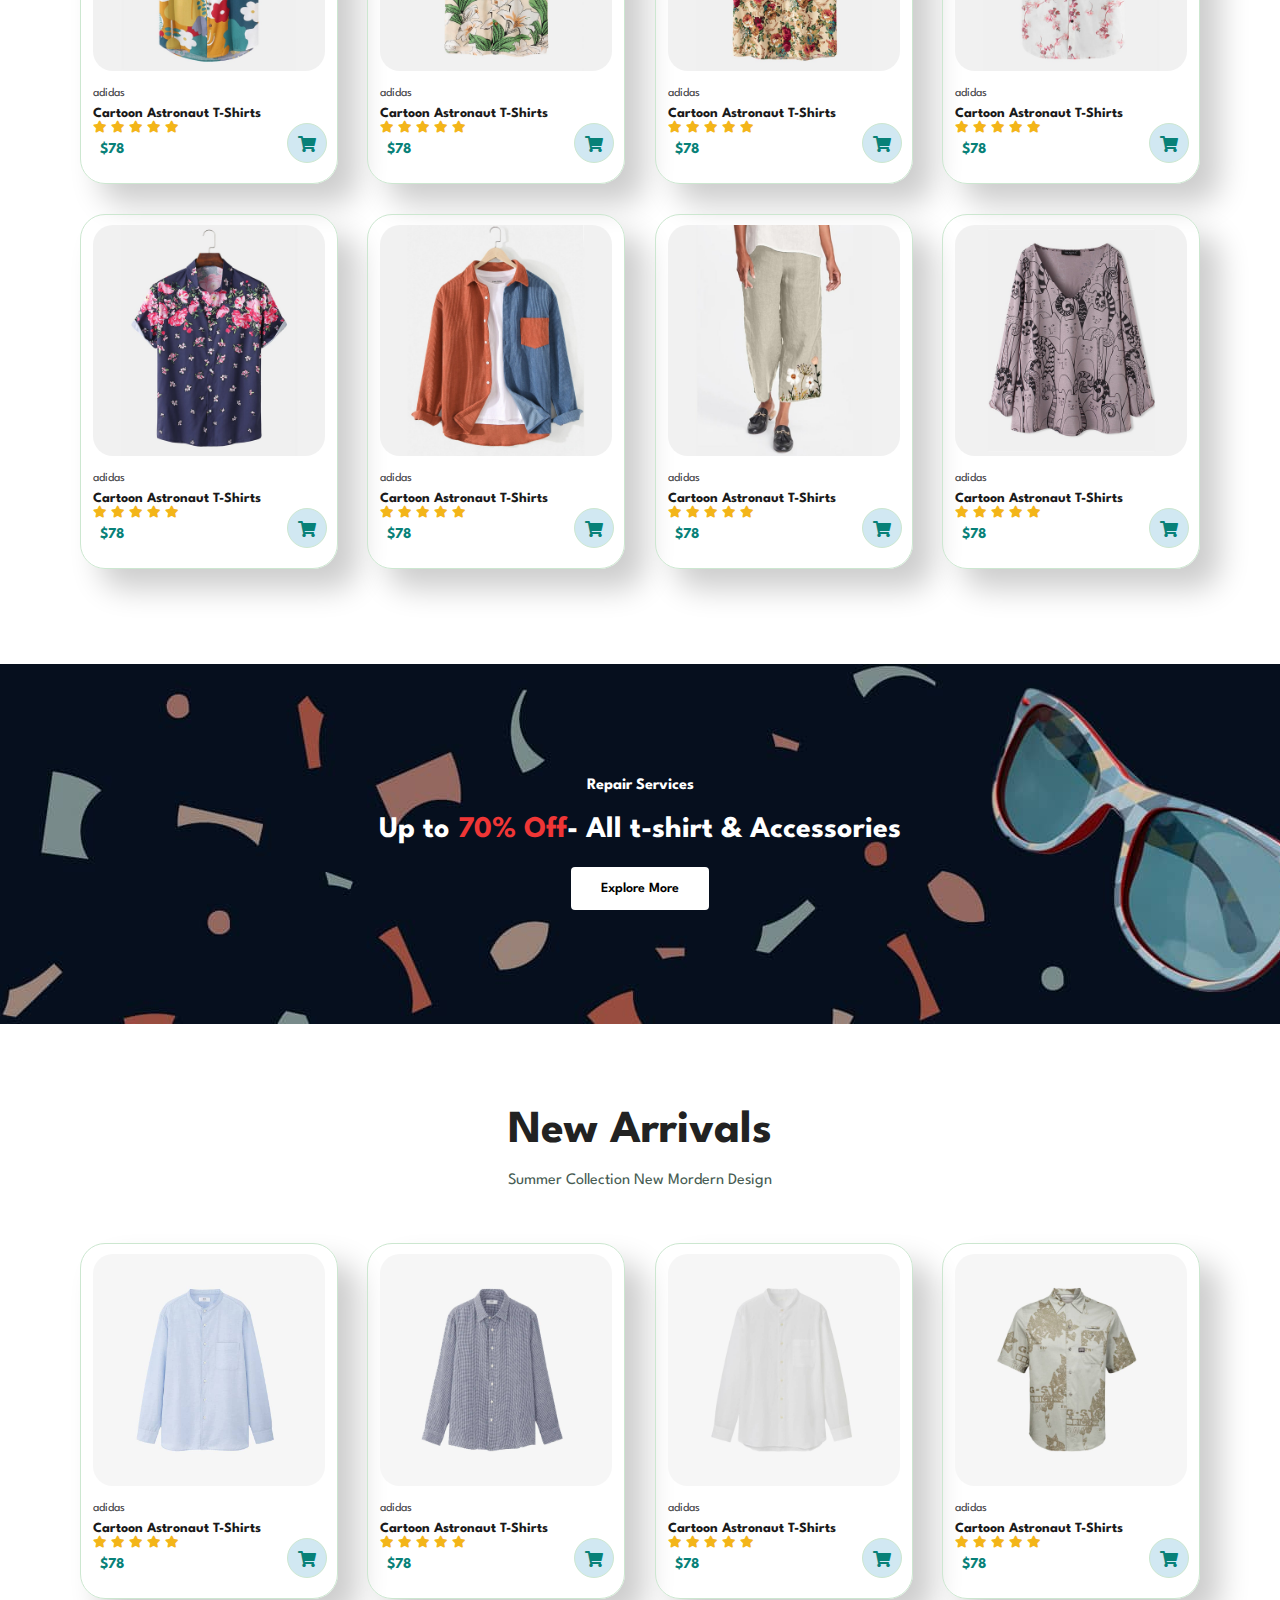
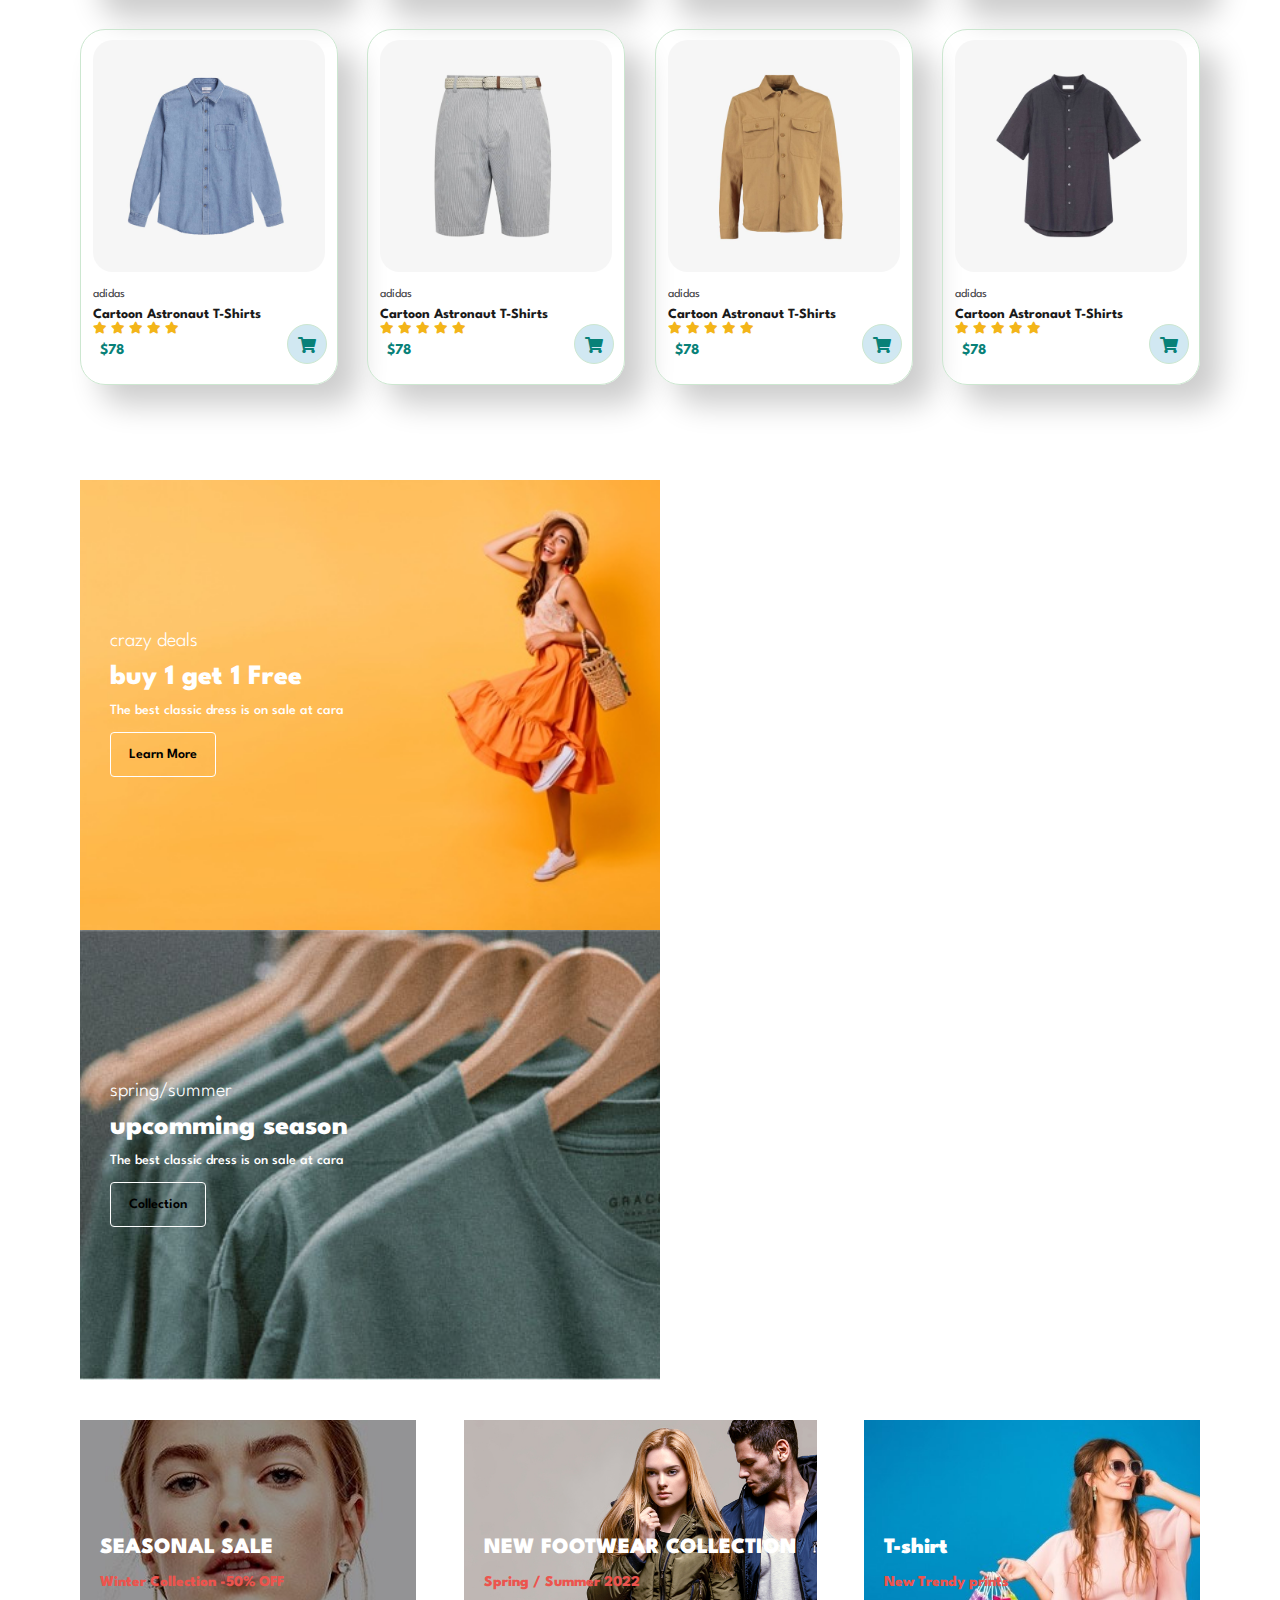
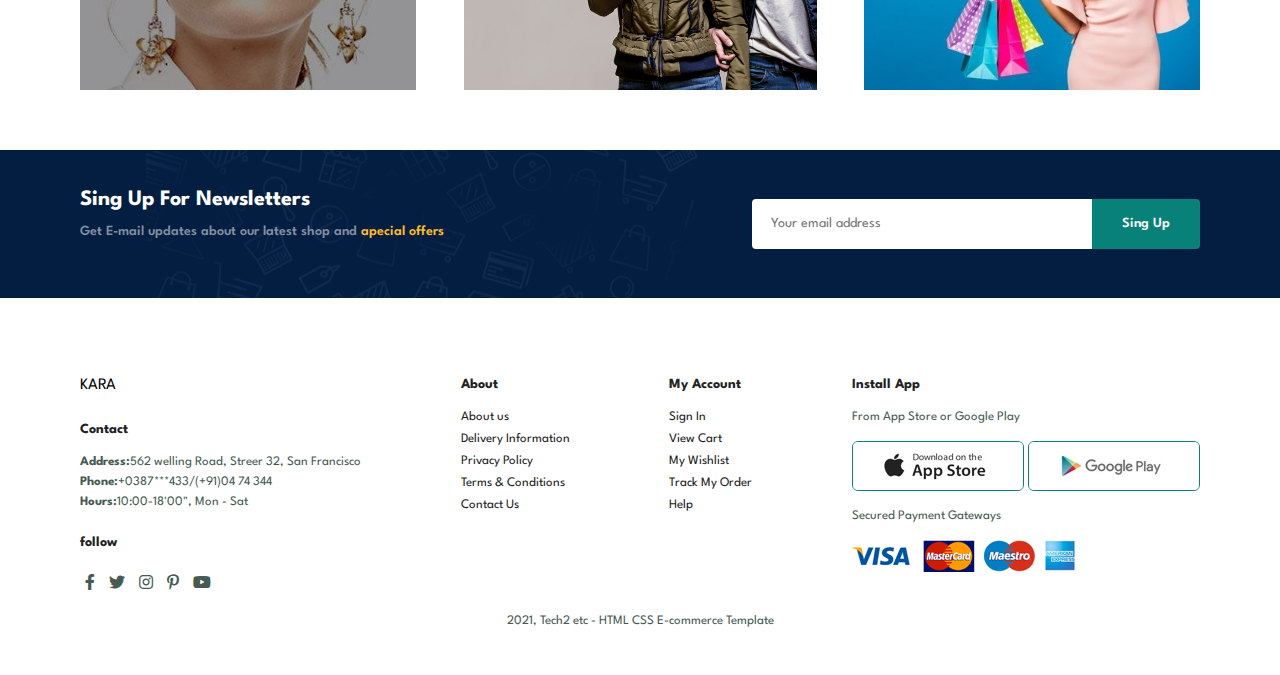
<file: home.html>
<!DOCTYPE html>
<html lang="en">
<head>
    <meta charset="UTF-8">
    <meta http-equiv="X-UA-Compatible" content="IE=edge">
    <meta name="viewport" content="width=device-width, initial-scale=1.0">
    <title>E-commerce Website</title>

    <link rel="stylesheet" href="https://cdnjs.cloudflare.com/ajax/libs/font-awesome/5.10.0/css/all.min.css" />

    <link rel="stylesheet" href="style.css">
</head>
<body>
    
<!-- <h1>heading 1 example</h1>
<h2>heading 2 example</h2>
<h3>heading 3 example</h3>
<h4>heading 4 example</h4>
<h5>heading 5 example</h5>    
<h6>heading 6 example</h6>

<p>paragrap example</p> -->

<!-- header start -->

<section id="header">
    <span href="#" class="logo">KARA</span>

    <div>
        <ul id="navbar">
            <li><a  href="home.html">HOME</a></li>
            <li><a  href="shop.html">SHOP</a></li>
            <li><a  href="blog.html">BLOG</a></li>
            <li><a href="about.html">ABOUT</a></li>
            <li><a href="contact.html">CONTACT</a></li>
            <li id="lg-bag"><a href="cart.html"><i class="fas fa-shopping-bag"></i></a></li>
            <a href="" id="close"><i class="fas fa-times"></i></a>
        </ul>
    </div>
    <div id="mobile">
        <a href="cart.html"><i class="fas fa-shopping-bag"></i></a>
        <i id="bar" class="fas fa-outdent"></i>
    </div>
</section>

<!-- header end -->

<!-- home page start  -->

<section id="hero">
    <h4>offer-now-start</h4>
    <h2>Hot offers deals</h2>
    <h1>Grab your product</h1>
    <p>Save more with coupons & up 70% off</p>
    <button>Shop Now</button>
</section>

<!-- home page end -->

<!-- feture start  -->
<section id="future" class="section-p1">
    <div class="fe-box">
        <img src="img/fature/f1.png" alt="">
        <h6>Free Shipping</h6>
    </div>
    <div class="fe-box">
        <img src="img/fature/f2.png" alt="">
        <h6>Online Order</h6>
    </div>
    <div class="fe-box">
        <img src="img/fature/f3.png" alt="">
        <h6>Save Money</h6>
    </div>
    <div class="fe-box">
        <img src="img/fature/f4.png" alt="">
        <h6>Promotions </h6>
    </div>
    <div class="fe-box">
        <img src="img/fature/f5.png" alt="">
        <h6>Happy Sell</h6>
    </div>
    <div class="fe-box">
        <img src="img/fature/f6.png" alt="">
        <h6>F24/7 Support</h6>
    </div>
</section>
<!-- feture end -->

<!-- prodduct start  -->
<section id="feture" class="section-p1"></section>


<section id="product1" class="section-p1">
    <h2>Fetured Products</h2>
    <p>Summer Collection New Mordern Design</p>
    <div class="pro-container">
        <div class="pro">
            <img src="img/prodect/f1.jpg" alt="">
            <div class="des">
                <span>adidas</span>
                <h5>Cartoon Astronaut T-Shirts</h5>
                <div class="star">
                    <i class="fas fa-star"></i>
                    <i class="fas fa-star"></i>
                    <i class="fas fa-star"></i>
                    <i class="fas fa-star"></i>
                    <i class="fas fa-star"></i>
                </div>
                <h4>$78</h4>
            </div>
            <a href="#"><i class="fas fa-shopping-cart cart"></i></a>
        </div>
        <div class="pro">
            <img src="img/prodect/f2.jpg" alt="">
            <div class="des">
                <span>adidas</span>
                <h5>Cartoon Astronaut T-Shirts</h5>
                <div class="star">
                    <i class="fas fa-star"></i>
                    <i class="fas fa-star"></i>
                    <i class="fas fa-star"></i>
                    <i class="fas fa-star"></i>
                    <i class="fas fa-star"></i>
                </div>
                <h4>$78</h4>
            </div>
            <a href="#"><i class="fas fa-shopping-cart cart"></i></a>
        </div>
        <div class="pro">
            <img src="img/prodect/f3.jpg" alt="">
            <div class="des">
                <span>adidas</span>
                <h5>Cartoon Astronaut T-Shirts</h5>
                <div class="star">
                    <i class="fas fa-star"></i>
                    <i class="fas fa-star"></i>
                    <i class="fas fa-star"></i>
                    <i class="fas fa-star"></i>
                    <i class="fas fa-star"></i>
                </div>
                <h4>$78</h4>
            </div>
            <a href="#"><i class="fas fa-shopping-cart cart"></i></a>
        </div>
        <div class="pro">
            <img src="img/prodect/f4.jpg" alt="">
            <div class="des">
                <span>adidas</span>
                <h5>Cartoon Astronaut T-Shirts</h5>
                <div class="star">
                    <i class="fas fa-star"></i>
                    <i class="fas fa-star"></i>
                    <i class="fas fa-star"></i>
                    <i class="fas fa-star"></i>
                    <i class="fas fa-star"></i>
                </div>
                <h4>$78</h4>
            </div>
            <a href="#"><i class="fas fa-shopping-cart cart"></i></a>
        </div>
        <div class="pro">
            <img src="img/prodect/f5.jpg" alt="">
            <div class="des">
                <span>adidas</span>
                <h5>Cartoon Astronaut T-Shirts</h5>
                <div class="star">
                    <i class="fas fa-star"></i>
                    <i class="fas fa-star"></i>
                    <i class="fas fa-star"></i>
                    <i class="fas fa-star"></i>
                    <i class="fas fa-star"></i>
                </div>
                <h4>$78</h4>
            </div>
            <a href="#"><i class="fas fa-shopping-cart cart"></i></a>
        </div>
        <div class="pro">
            <img src="img/prodect/f6.jpg" alt="">
            <div class="des">
                <span>adidas</span>
                <h5>Cartoon Astronaut T-Shirts</h5>
                <div class="star">
                    <i class="fas fa-star"></i>
                    <i class="fas fa-star"></i>
                    <i class="fas fa-star"></i>
                    <i class="fas fa-star"></i>
                    <i class="fas fa-star"></i>
                </div>
                <h4>$78</h4>
            </div>
            <a href="#"><i class="fas fa-shopping-cart cart"></i></a>
        </div>
        <div class="pro">
            <img src="img/prodect/f7.jpg" alt="">
            <div class="des">
                <span>adidas</span>
                <h5>Cartoon Astronaut T-Shirts</h5>
                <div class="star">
                    <i class="fas fa-star"></i>
                    <i class="fas fa-star"></i>
                    <i class="fas fa-star"></i>
                    <i class="fas fa-star"></i>
                    <i class="fas fa-star"></i>
                </div>
                <h4>$78</h4>
            </div>
            <a href="#"><i class="fas fa-shopping-cart cart"></i></a>
        </div>
        <div class="pro">
            <img src="img/prodect/f8.jpg" alt="">
            <div class="des">
                <span>adidas</span>
                <h5>Cartoon Astronaut T-Shirts</h5>
                <div class="star">
                    <i class="fas fa-star"></i>
                    <i class="fas fa-star"></i>
                    <i class="fas fa-star"></i>
                    <i class="fas fa-star"></i>
                    <i class="fas fa-star"></i>
                </div>
                <h4>$78</h4>
            </div>
            <a href="#"><i class="fas fa-shopping-cart cart"></i></a>
        </div>
    </div>
</section>
<!-- prodduct end  -->

<!-- banner start  -->

<section id="banner" class="section-m1">
    <h4>Repair Services</h4>
    <h2>Up to <span>70% Off</span>- All t-shirt & Accessories</h2>
    <button class="normal" >Explore More</button>
</section>
<!-- banner end  -->



<!-- new prod start -->
<section id="product1" class="section-p1">
    <h2>New Arrivals</h2>
    <p>Summer Collection New Mordern Design</p>
    <div class="pro-container">
        <div class="pro">
            <img src="img/prodect/n1.jpg" alt="">
            <div class="des">
                <span>adidas</span>
                <h5>Cartoon Astronaut T-Shirts</h5>
                <div class="star">
                    <i class="fas fa-star"></i>
                    <i class="fas fa-star"></i>
                    <i class="fas fa-star"></i>
                    <i class="fas fa-star"></i>
                    <i class="fas fa-star"></i>
                </div>
                <h4>$78</h4>
            </div>
            <a href="#"><i class="fas fa-shopping-cart cart"></i></a>
        </div>
        <div class="pro">
            <img src="img/prodect/n2.jpg" alt="">
            <div class="des">
                <span>adidas</span>
                <h5>Cartoon Astronaut T-Shirts</h5>
                <div class="star">
                    <i class="fas fa-star"></i>
                    <i class="fas fa-star"></i>
                    <i class="fas fa-star"></i>
                    <i class="fas fa-star"></i>
                    <i class="fas fa-star"></i>
                </div>
                <h4>$78</h4>
            </div>
            <a href="#"><i class="fas fa-shopping-cart cart"></i></a>
        </div>
        <div class="pro">
            <img src="img/prodect/n3.jpg" alt="">
            <div class="des">
                <span>adidas</span>
                <h5>Cartoon Astronaut T-Shirts</h5>
                <div class="star">
                    <i class="fas fa-star"></i>
                    <i class="fas fa-star"></i>
                    <i class="fas fa-star"></i>
                    <i class="fas fa-star"></i>
                    <i class="fas fa-star"></i>
                </div>
                <h4>$78</h4>
            </div>
            <a href="#"><i class="fas fa-shopping-cart cart"></i></a>
        </div>
        <div class="pro">
            <img src="img/prodect/n4.jpg" alt="">
            <div class="des">
                <span>adidas</span>
                <h5>Cartoon Astronaut T-Shirts</h5>
                <div class="star">
                    <i class="fas fa-star"></i>
                    <i class="fas fa-star"></i>
                    <i class="fas fa-star"></i>
                    <i class="fas fa-star"></i>
                    <i class="fas fa-star"></i>
                </div>
                <h4>$78</h4>
            </div>
            <a href="#"><i class="fas fa-shopping-cart cart"></i></a>
        </div>
        <div class="pro">
            <img src="img/prodect/n5.jpg" alt="">
            <div class="des">
                <span>adidas</span>
                <h5>Cartoon Astronaut T-Shirts</h5>
                <div class="star">
                    <i class="fas fa-star"></i>
                    <i class="fas fa-star"></i>
                    <i class="fas fa-star"></i>
                    <i class="fas fa-star"></i>
                    <i class="fas fa-star"></i>
                </div>
                <h4>$78</h4>
            </div>
            <a href="#"><i class="fas fa-shopping-cart cart"></i></a>
        </div>
        <div class="pro">
            <img src="img/prodect/n6.jpg" alt="">
            <div class="des">
                <span>adidas</span>
                <h5>Cartoon Astronaut T-Shirts</h5>
                <div class="star">
                    <i class="fas fa-star"></i>
                    <i class="fas fa-star"></i>
                    <i class="fas fa-star"></i>
                    <i class="fas fa-star"></i>
                    <i class="fas fa-star"></i>
                </div>
                <h4>$78</h4>
            </div>
            <a href="#"><i class="fas fa-shopping-cart cart"></i></a>
        </div>
        <div class="pro">
            <img src="img/prodect/n7.jpg" alt="">
            <div class="des">
                <span>adidas</span>
                <h5>Cartoon Astronaut T-Shirts</h5>
                <div class="star">
                    <i class="fas fa-star"></i>
                    <i class="fas fa-star"></i>
                    <i class="fas fa-star"></i>
                    <i class="fas fa-star"></i>
                    <i class="fas fa-star"></i>
                </div>
                <h4>$78</h4>
            </div>
            <a href="#"><i class="fas fa-shopping-cart cart"></i></a>
        </div>
        <div class="pro">
            <img src="img/prodect/n8.jpg" alt="">
            <div class="des">
                <span>adidas</span>
                <h5>Cartoon Astronaut T-Shirts</h5>
                <div class="star">
                    <i class="fas fa-star"></i>
                    <i class="fas fa-star"></i>
                    <i class="fas fa-star"></i>
                    <i class="fas fa-star"></i>
                    <i class="fas fa-star"></i>
                </div>
                <h4>$78</h4>
            </div>
            <a href="#"><i class="fas fa-shopping-cart cart"></i></a>
        </div>
    </div>
</section>
<!-- new prod end -->



<!-- new banner start  -->
<section id="sm-banner" class="section-p1">
    <div class="banner-box">
        <h4>crazy deals</h4>
        <h2>buy 1 get 1 Free</h2>
        <span>The best classic dress is on sale at cara</span>
        <button class="white">Learn More</button>
    </div>
    <div class="banner-box banner-box2">
        <h4>spring/summer</h4>
        <h2>upcomming season </h2>
        <span>The best classic dress is on sale at cara</span>
        <button class="white">Collection</button>
    </div>
</section>


<section id="banner3">
    <div class="banner-box ">
        <h2>SEASONAL SALE</h2>
        <h3>Winter Collection -50% OFF</h3>
    </div>
    <div class="banner-box banner-box2">
        <h2>NEW FOOTWEAR COLLECTION</h2>
        <h3>Spring / Summer 2022</h3>
    </div>
    <div class="banner-box banner-box3">
        <h2>T-shirt</h2>
        <h3>New Trendy prints</h3>
    </div>
</section>

<!-- new banner end -->


<!-- newsletter start  -->
<section id="newsletter" class="section-p1 section-m1" >
    <div class="newstext">
        <h4>Sing Up For Newsletters </h4>
        <p>Get E-mail updates about our latest shop and <span>apecial offers </span></p>
    </div>
    <div class="from">
        <input type="text" placeholder="Your email address">
        <button class="normal">Sing Up</button>
    </div>
</section>
<!-- newsletter end -->


<!-- futtor start -->
<footer class="section-p1">
    <div class="col">
        <span href="#" class="logo">KARA</span>
        <h4>Contact</h4>
        <p><strong>Address:</strong>562 welling Road, Streer 32, San Francisco</p>
        <p><strong>Phone:</strong>+0387***433/(+91)04 74 344</p>
        <p><strong>Hours:</strong>10:00-18'00", Mon - Sat</p>
        <div class="follow">
            <h4>follow</h4>
            <div class="icon">
                <i class="fab fa-facebook-f"></i>
                <i class="fab fa-twitter"></i>
                <i class="fab fa-instagram"></i>
                <i class="fab fa-pinterest-p"></i>
                <i class="fab fa-youtube"></i>
            </div>
        </div>
    </div>

    <div class="col">
        <h4>About</h4>
        <a href="#">About us</a>
        <a href="#">Delivery Information</a>
        <a href="#">Privacy Policy</a>
        <a href="#">Terms & Conditions</a>
        <a href="#">Contact Us</a>
    </div>
    <div class="col">
        <h4>My Account</h4>
        <a href="#">Sign In</a>
        <a href="#">View Cart</a>
        <a href="#">My Wishlist</a>
        <a href="#">Track My Order</a>
        <a href="#">Help</a>
    </div>

    <div class="col install">
        <h4>Install App</h4>
        <p>From App Store or Google Play</p>
        <div class="row">
            <img src="img/pay/app.jpg" alt="">
            <img src="img/pay/play.jpg" alt="">
        </div>
        <p>Secured Payment Gateways</p>
        <img src="img/pay/pay.png" alt="">
    </div>

    <div class="copyright">
        <p>2021, Tech2 etc - HTML CSS E-commerce Template</p>
    </div>
</footer>
<!-- futtor end -->









<script src="index.js"></script>
</body>
</html>
</file>
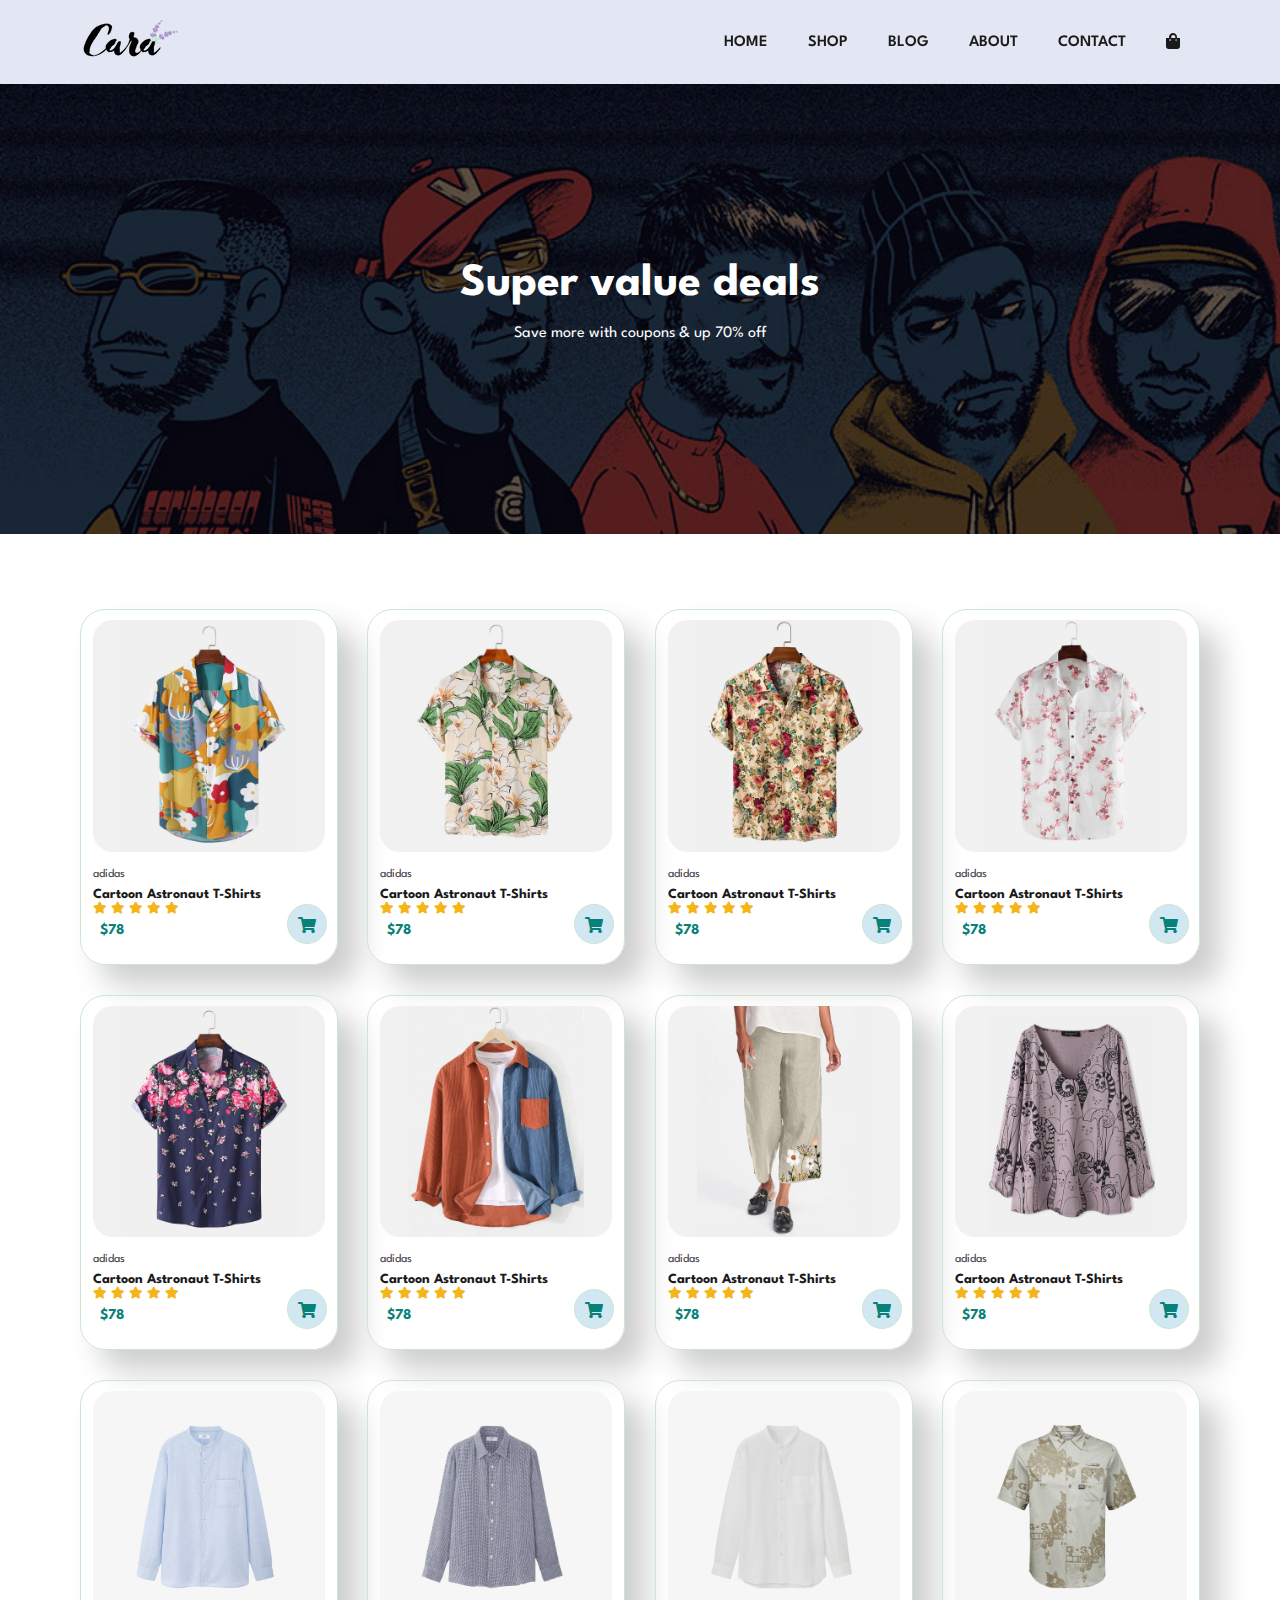
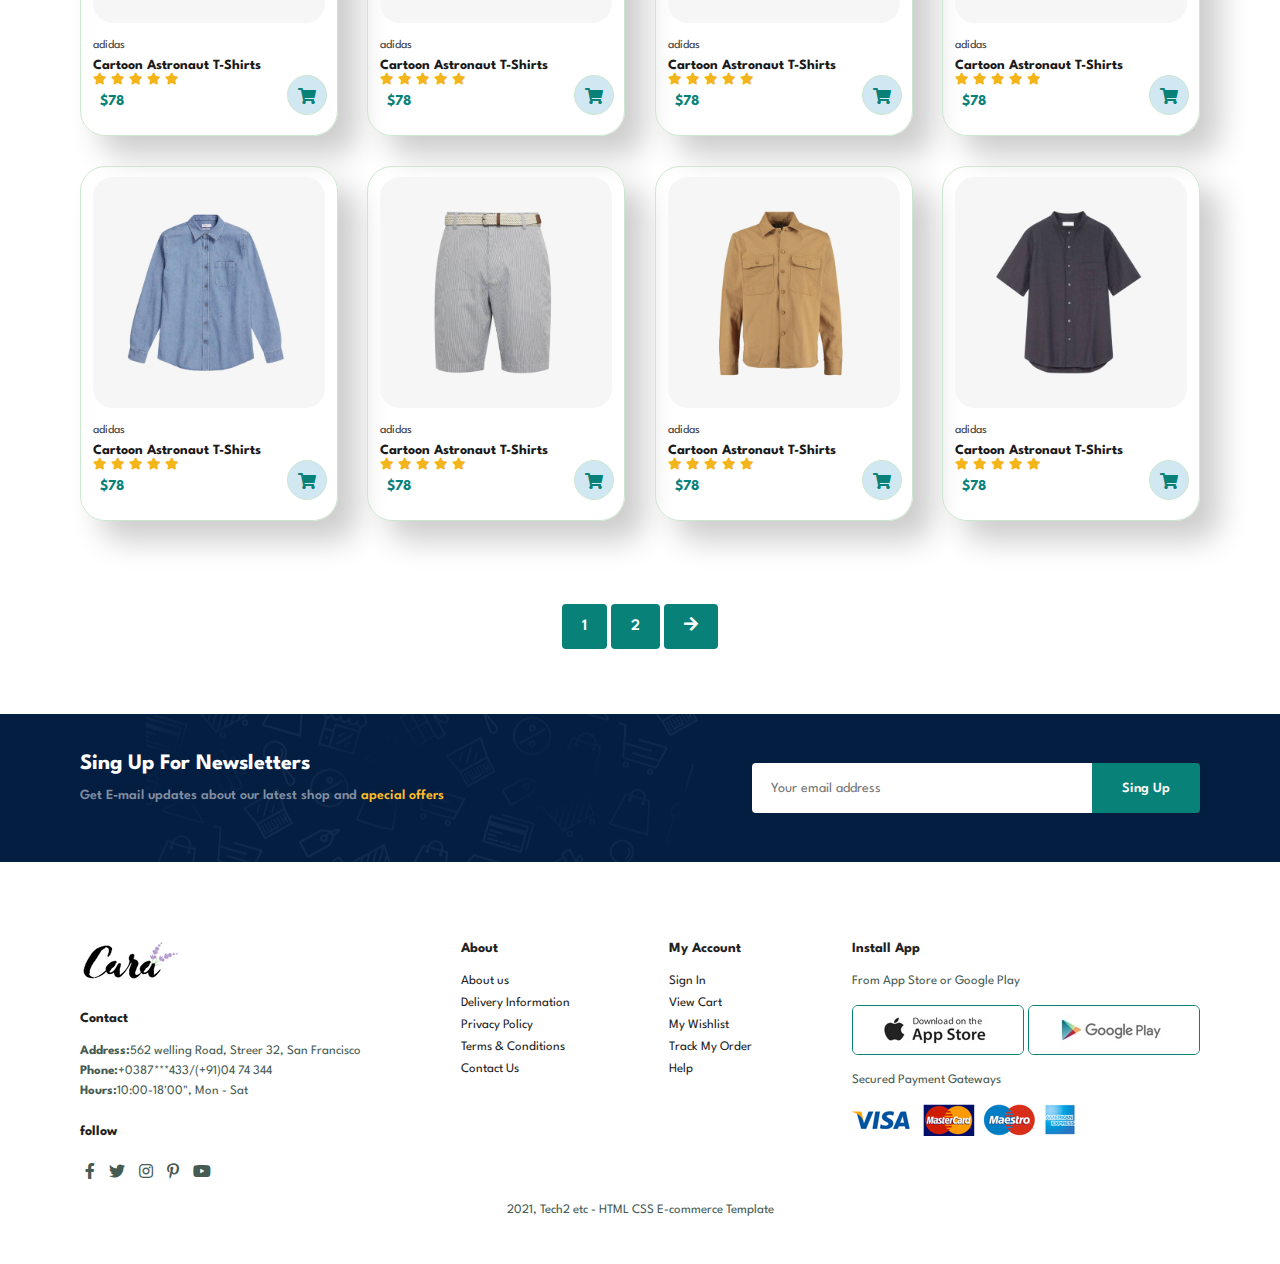
<file: shop.html>
<!DOCTYPE html>
<html lang="en">
<head>
    <meta charset="UTF-8">
    <meta http-equiv="X-UA-Compatible" content="IE=edge">
    <meta name="viewport" content="width=device-width, initial-scale=1.0">
    <title>shopping</title>

    <link rel="stylesheet" href="https://cdnjs.cloudflare.com/ajax/libs/font-awesome/5.10.0/css/all.min.css" />

    <link rel="stylesheet" href="style.css">
</head>
<body>
    <!-- header start -->

<section id="header">
    <a href="#"><img src="img/logo.png" class="logo" alt=""></a>

    <div>
        <ul id="navbar">
            <li><a  href="home.html">HOME</a></li>
            <li><a href="shop.html">SHOP</a></li>
            <li><a  href="blog.html">BLOG</a></li>
            <li><a href="about.html">ABOUT</a></li>
            <li><a href="contact.html">CONTACT</a></li>
            <li id="lg-bag"><a href="cart.html"><i class="fas fa-shopping-bag"></i></a></li>
            <a href="cart.html" id="close"><i class="fas fa-times"></i></a>
        </ul>
    </div>
    <div id="mobile">
        <a href="cart.html"><i class="fas fa-shopping-bag"></i></a>
        <i id="bar" class="fas fa-outdent"></i>
    </div>
</section>
    <!-- header end -->

<!-- home page start  -->

<section id="page-header">

    <h2>Super value deals</h2>

    <p>Save more with coupons & up 70% off</p>

</section>

<!-- home page end -->



<!-- prodduct start  -->



<section id="product1" class="section-p1">
    <div class="pro-container">
        <div class="pro" onclick = handleButton()>
            <img src="img/prodect/f1.jpg" alt="">
            <div class="des">
                <span>adidas</span>
                <h5>Cartoon Astronaut T-Shirts</h5>
                <div class="star">
                    <i class="fas fa-star"></i>
                    <i class="fas fa-star"></i>
                    <i class="fas fa-star"></i>
                    <i class="fas fa-star"></i>
                    <i class="fas fa-star"></i>
                </div>
                <h4>$78</h4>
            </div>
            <a href="#"><i class="fas fa-shopping-cart cart"></i></a>
        </div>
        <div class="pro" onclick = handleButton()>
            <img src="img/prodect/f2.jpg" alt="">
            <div class="des">
                <span>adidas</span>
                <h5>Cartoon Astronaut T-Shirts</h5>
                <div class="star">
                    <i class="fas fa-star"></i>
                    <i class="fas fa-star"></i>
                    <i class="fas fa-star"></i>
                    <i class="fas fa-star"></i>
                    <i class="fas fa-star"></i>
                </div>
                <h4>$78</h4>
            </div>
            <a href="#"><i class="fas fa-shopping-cart cart"></i></a>
        </div>
        <div class="pro" onclick = handleButton()>
            <img src="img/prodect/f3.jpg" alt="">
            <div class="des">
                <span>adidas</span>
                <h5>Cartoon Astronaut T-Shirts</h5>
                <div class="star">
                    <i class="fas fa-star"></i>
                    <i class="fas fa-star"></i>
                    <i class="fas fa-star"></i>
                    <i class="fas fa-star"></i>
                    <i class="fas fa-star"></i>
                </div>
                <h4>$78</h4>
            </div>
            <a href="#"><i class="fas fa-shopping-cart cart"></i></a>
        </div>
        <div class="pro" onclick = handleButton()>
            <img src="img/prodect/f4.jpg" alt="">
            <div class="des">
                <span>adidas</span>
                <h5>Cartoon Astronaut T-Shirts</h5>
                <div class="star">
                    <i class="fas fa-star"></i>
                    <i class="fas fa-star"></i>
                    <i class="fas fa-star"></i>
                    <i class="fas fa-star"></i>
                    <i class="fas fa-star"></i>
                </div>
                <h4>$78</h4>
            </div>
            <a href="#"><i class="fas fa-shopping-cart cart"></i></a>
        </div>
        <div class="pro">
            <img src="img/prodect/f5.jpg" alt="">
            <div class="des">
                <span>adidas</span>
                <h5>Cartoon Astronaut T-Shirts</h5>
                <div class="star">
                    <i class="fas fa-star"></i>
                    <i class="fas fa-star"></i>
                    <i class="fas fa-star"></i>
                    <i class="fas fa-star"></i>
                    <i class="fas fa-star"></i>
                </div>
                <h4>$78</h4>
            </div>
            <a href="#"><i class="fas fa-shopping-cart cart"></i></a>
        </div>
        <div class="pro">
            <img src="img/prodect/f6.jpg" alt="">
            <div class="des">
                <span>adidas</span>
                <h5>Cartoon Astronaut T-Shirts</h5>
                <div class="star">
                    <i class="fas fa-star"></i>
                    <i class="fas fa-star"></i>
                    <i class="fas fa-star"></i>
                    <i class="fas fa-star"></i>
                    <i class="fas fa-star"></i>
                </div>
                <h4>$78</h4>
            </div>
            <a href="#"><i class="fas fa-shopping-cart cart"></i></a>
        </div>
        <div class="pro">
            <img src="img/prodect/f7.jpg" alt="">
            <div class="des">
                <span>adidas</span>
                <h5>Cartoon Astronaut T-Shirts</h5>
                <div class="star">
                    <i class="fas fa-star"></i>
                    <i class="fas fa-star"></i>
                    <i class="fas fa-star"></i>
                    <i class="fas fa-star"></i>
                    <i class="fas fa-star"></i>
                </div>
                <h4>$78</h4>
            </div>
            <a href="#"><i class="fas fa-shopping-cart cart"></i></a>
        </div>
        <div class="pro">
            <img src="img/prodect/f8.jpg" alt="">
            <div class="des">
                <span>adidas</span>
                <h5>Cartoon Astronaut T-Shirts</h5>
                <div class="star">
                    <i class="fas fa-star"></i>
                    <i class="fas fa-star"></i>
                    <i class="fas fa-star"></i>
                    <i class="fas fa-star"></i>
                    <i class="fas fa-star"></i>
                </div>
                <h4>$78</h4>
            </div>
            <a href="#"><i class="fas fa-shopping-cart cart"></i></a>
        </div>



        <div class="pro">
            <img src="img/prodect/n1.jpg" alt="">
            <div class="des">
                <span>adidas</span>
                <h5>Cartoon Astronaut T-Shirts</h5>
                <div class="star">
                    <i class="fas fa-star"></i>
                    <i class="fas fa-star"></i>
                    <i class="fas fa-star"></i>
                    <i class="fas fa-star"></i>
                    <i class="fas fa-star"></i>
                </div>
                <h4>$78</h4>
            </div>
            <a href="#"><i class="fas fa-shopping-cart cart"></i></a>
        </div>
        <div class="pro">
            <img src="img/prodect/n2.jpg" alt="">
            <div class="des">
                <span>adidas</span>
                <h5>Cartoon Astronaut T-Shirts</h5>
                <div class="star">
                    <i class="fas fa-star"></i>
                    <i class="fas fa-star"></i>
                    <i class="fas fa-star"></i>
                    <i class="fas fa-star"></i>
                    <i class="fas fa-star"></i>
                </div>
                <h4>$78</h4>
            </div>
            <a href="#"><i class="fas fa-shopping-cart cart"></i></a>
        </div>
        <div class="pro">
            <img src="img/prodect/n3.jpg" alt="">
            <div class="des">
                <span>adidas</span>
                <h5>Cartoon Astronaut T-Shirts</h5>
                <div class="star">
                    <i class="fas fa-star"></i>
                    <i class="fas fa-star"></i>
                    <i class="fas fa-star"></i>
                    <i class="fas fa-star"></i>
                    <i class="fas fa-star"></i>
                </div>
                <h4>$78</h4>
            </div>
            <a href="#"><i class="fas fa-shopping-cart cart"></i></a>
        </div>
        <div class="pro">
            <img src="img/prodect/n4.jpg" alt="">
            <div class="des">
                <span>adidas</span>
                <h5>Cartoon Astronaut T-Shirts</h5>
                <div class="star">
                    <i class="fas fa-star"></i>
                    <i class="fas fa-star"></i>
                    <i class="fas fa-star"></i>
                    <i class="fas fa-star"></i>
                    <i class="fas fa-star"></i>
                </div>
                <h4>$78</h4>
            </div>
            <a href="#"><i class="fas fa-shopping-cart cart"></i></a>
        </div>
        <div class="pro">
            <img src="img/prodect/n5.jpg" alt="">
            <div class="des">
                <span>adidas</span>
                <h5>Cartoon Astronaut T-Shirts</h5>
                <div class="star">
                    <i class="fas fa-star"></i>
                    <i class="fas fa-star"></i>
                    <i class="fas fa-star"></i>
                    <i class="fas fa-star"></i>
                    <i class="fas fa-star"></i>
                </div>
                <h4>$78</h4>
            </div>
            <a href="#"><i class="fas fa-shopping-cart cart"></i></a>
        </div>
        <div class="pro">
            <img src="img/prodect/n6.jpg" alt="">
            <div class="des">
                <span>adidas</span>
                <h5>Cartoon Astronaut T-Shirts</h5>
                <div class="star">
                    <i class="fas fa-star"></i>
                    <i class="fas fa-star"></i>
                    <i class="fas fa-star"></i>
                    <i class="fas fa-star"></i>
                    <i class="fas fa-star"></i>
                </div>
                <h4>$78</h4>
            </div>
            <a href="#"><i class="fas fa-shopping-cart cart"></i></a>
        </div>
        <div class="pro">
            <img src="img/prodect/n7.jpg" alt="">
            <div class="des">
                <span>adidas</span>
                <h5>Cartoon Astronaut T-Shirts</h5>
                <div class="star">
                    <i class="fas fa-star"></i>
                    <i class="fas fa-star"></i>
                    <i class="fas fa-star"></i>
                    <i class="fas fa-star"></i>
                    <i class="fas fa-star"></i>
                </div>
                <h4>$78</h4>
            </div>
            <a href="#"><i class="fas fa-shopping-cart cart"></i></a>
        </div>
        <div class="pro">
            <img src="img/prodect/n8.jpg" alt="">
            <div class="des">
                <span>adidas</span>
                <h5>Cartoon Astronaut T-Shirts</h5>
                <div class="star">
                    <i class="fas fa-star"></i>
                    <i class="fas fa-star"></i>
                    <i class="fas fa-star"></i>
                    <i class="fas fa-star"></i>
                    <i class="fas fa-star"></i>
                </div>
                <h4>$78</h4>
            </div>
            <a href="#"><i class="fas fa-shopping-cart cart"></i></a>
        </div>
    </div>
</section>


<section id="pagination" class="section-p1">
    <a href="#">1</a>
    <a href="#">2</a>
    <a href="#"><i class="far fa-arrow-right"></i></a>
</section>









<!-- newsletter start  -->
<section id="newsletter" class="section-p1 section-m1" >
    <div class="newstext">
        <h4>Sing Up For Newsletters </h4>
        <p>Get E-mail updates about our latest shop and <span>apecial offers </span></p>
    </div>
    <div class="from">
        <input type="text" placeholder="Your email address">
        <button class="normal">Sing Up</button>
    </div>
</section>
<!-- newsletter end -->


<!-- futtor start -->
<footer class="section-p1">
    <div class="col">
        <img class="logo" src="img/logo.png" alt="">
        <h4>Contact</h4>
        <p><strong>Address:</strong>562 welling Road, Streer 32, San Francisco</p>
        <p><strong>Phone:</strong>+0387***433/(+91)04 74 344</p>
        <p><strong>Hours:</strong>10:00-18'00", Mon - Sat</p>
        <div class="follow">
            <h4>follow</h4>
            <div class="icon">
                <i class="fab fa-facebook-f"></i>
                <i class="fab fa-twitter"></i>
                <i class="fab fa-instagram"></i>
                <i class="fab fa-pinterest-p"></i>
                <i class="fab fa-youtube"></i>
            </div>
        </div>
    </div>

    <div class="col">
        <h4>About</h4>
        <a href="#">About us</a>
        <a href="#">Delivery Information</a>
        <a href="#">Privacy Policy</a>
        <a href="#">Terms & Conditions</a>
        <a href="#">Contact Us</a>
    </div>
    <div class="col">
        <h4>My Account</h4>
        <a href="#">Sign In</a>
        <a href="#">View Cart</a>
        <a href="#">My Wishlist</a>
        <a href="#">Track My Order</a>
        <a href="#">Help</a>
    </div>

    <div class="col install">
        <h4>Install App</h4>
        <p>From App Store or Google Play</p>
        <div class="row">
            <img src="img/pay/app.jpg" alt="">
            <img src="img/pay/play.jpg" alt="">
        </div>
        <p>Secured Payment Gateways</p>
        <img src="img/pay/pay.png" alt="">
    </div>

    <div class="copyright">
        <p>2021, Tech2 etc - HTML CSS E-commerce Template</p>
    </div>
</footer>
<!-- futtor end -->
<script>
    function handleButton(){
        window.location.href='sprodect.html';
    }
</script>
<script src="index.js"></script>
</body>
</html>
</file>
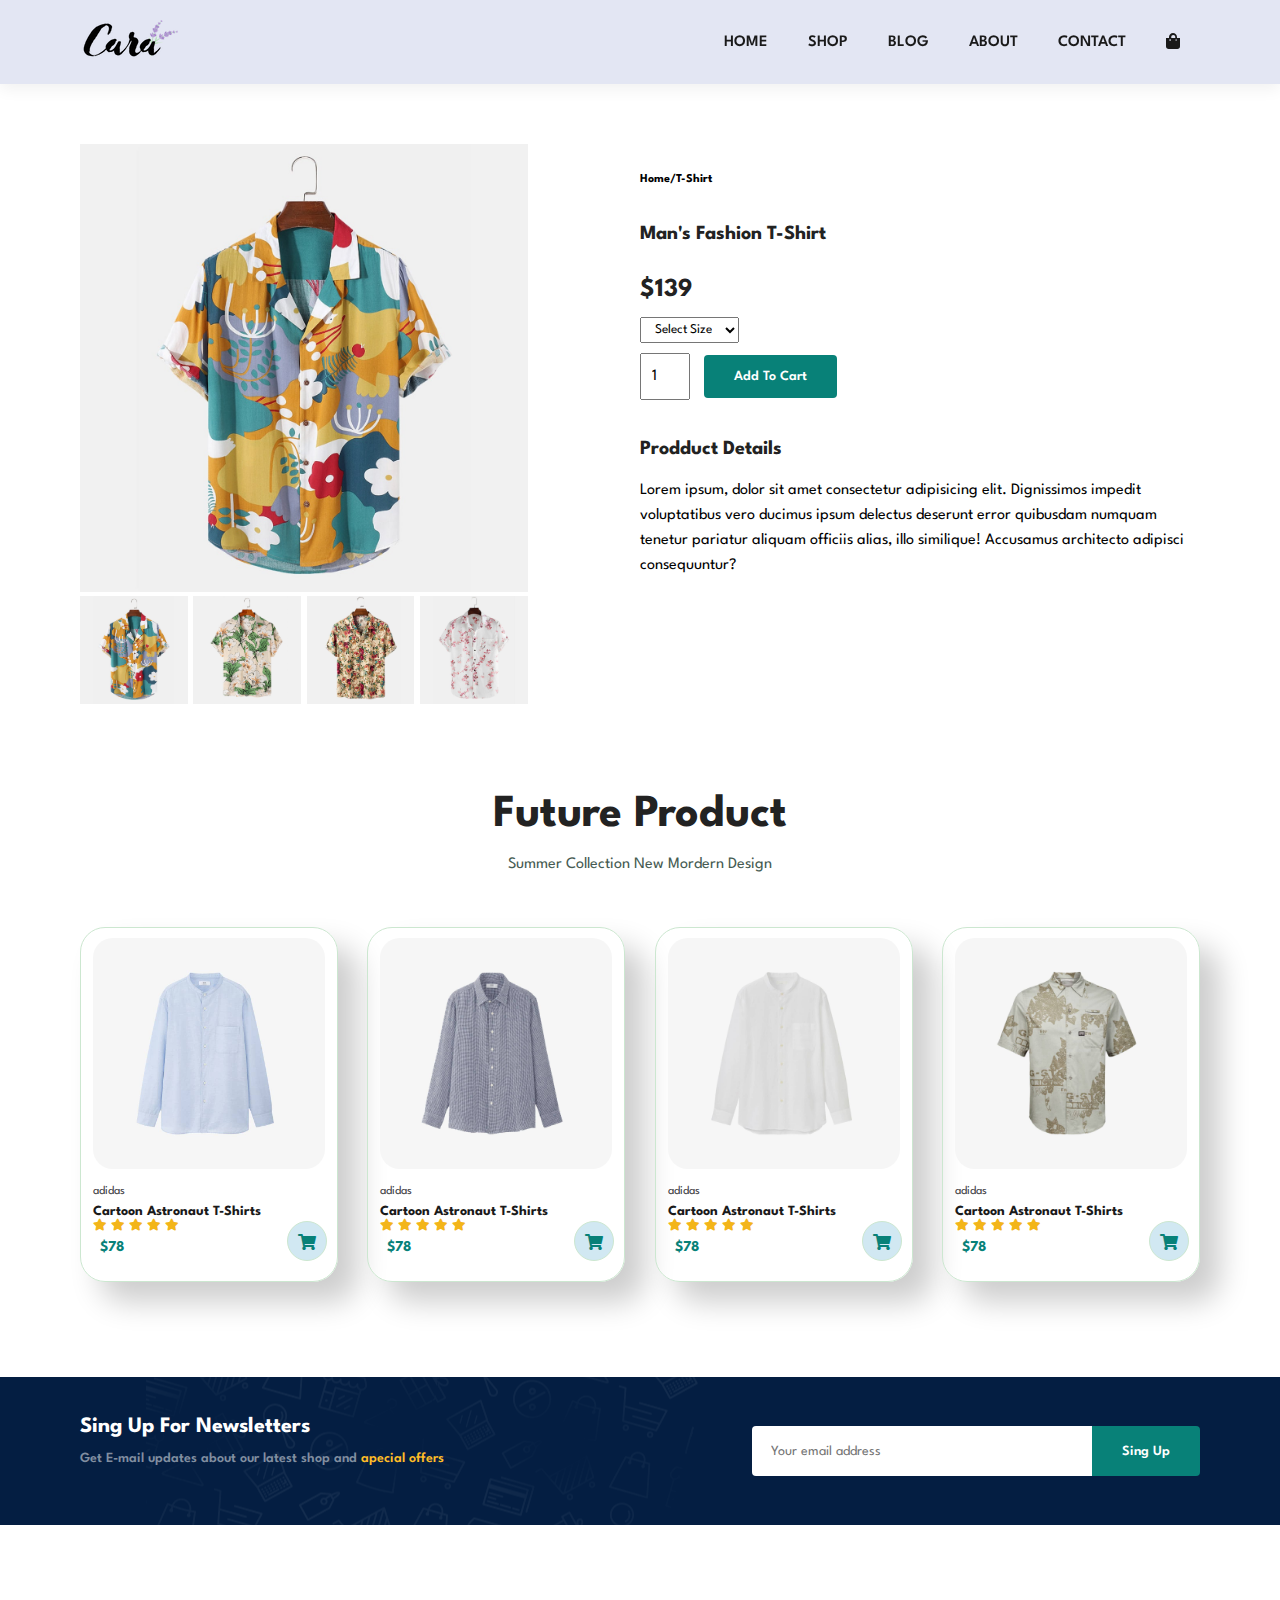
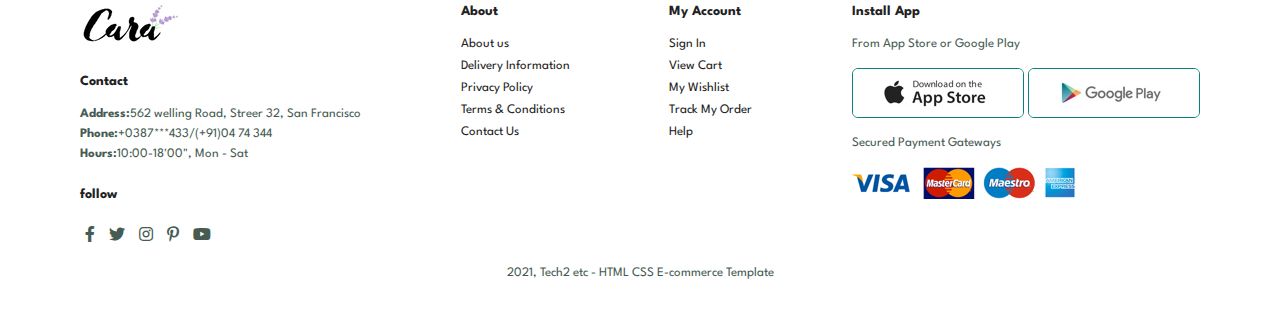
<file: sprodect.html>
<!DOCTYPE html>
<html lang="en">
<head>
    <meta charset="UTF-8">
    <meta http-equiv="X-UA-Compatible" content="IE=edge">
    <meta name="viewport" content="width=device-width, initial-scale=1.0">
    <title>prodduct</title>

    <link rel="stylesheet" href="https://cdnjs.cloudflare.com/ajax/libs/font-awesome/5.10.0/css/all.min.css" />

    <link rel="stylesheet" href="style.css">
</head>
<body>
    <!-- header start -->
<section id="header">
    <a href="#"><img src="img/logo.png" class="logo" alt=""></a>

    <div>
        <ul id="navbar">
            <li><a  href="home.html">HOME</a></li>
            <li><a href="shop.html">SHOP</a></li>
            <li><a href="blog.html">BLOG</a></li>
            <li><a href="about.html">ABOUT</a></li>
            <li><a href="contact.html">CONTACT</a></li>
            <li id="lg-bag"><a href="cart.html"><i class="fas fa-shopping-bag"></i></a></li>
            <a href="cart.html" id="close"><i class="fas fa-times"></i></a>
        </ul>
    </div>
    <div id="mobile">
        <a href="cart.html"><i class="fas fa-shopping-bag"></i></a>
        <i id="bar" class="fas fa-outdent"></i>
    </div>
</section>
    <!-- header end -->
<section id="prodetails" class="section-p1">
    <div class="single-pro-image">
        <img src="img/prodect/f1.jpg" width="100%" id="MainImg" alt="">

        <div class="small-img-group">
            <div class="small-img-col">
                <img src="img/prodect/f1.jpg" width="100%" class="small-img" alt="">
            </div>
            <div class="small-img-col">
                <img src="img/prodect/f2.jpg" width="100%" class="small-img" alt="">
            </div>
            <div class="small-img-col">
                <img src="img/prodect/f3.jpg" width="100%" class="small-img" alt="">
            </div>
            <div class="small-img-col">
                <img src="img/prodect/f4.jpg" width="100%" class="small-img" alt="">
            </div>
        </div>
    </div>
    <div class="single-pro-details">
        <h6>Home/T-Shirt</h6>
        <h4>Man's Fashion T-Shirt</h4>
        <h2>$139</h2>
        <select>
            <option>Select Size</option>
            <option>XL</option>
            <option>XXL</option>
            <option>Small</option>
            <option>Large</option>
        </select>
        <input type="number" value="1">
        <button class="normal">Add To Cart</button>
        <h4>Prodduct Details</h4>

        <span>Lorem ipsum, dolor sit amet consectetur adipisicing elit. Dignissimos impedit voluptatibus vero ducimus ipsum delectus deserunt error quibusdam numquam tenetur pariatur aliquam officiis alias, illo similique! Accusamus architecto adipisci consequuntur?</span>
    </div>
</section>

<section id="product1" class="section-p1">
    <h2>Future Product</h2>
    <p>Summer Collection New Mordern Design</p>
    <div class="pro-container">
        <div class="pro">
            <img src="img/prodect/n1.jpg" alt="">
            <div class="des">
                <span>adidas</span>
                <h5>Cartoon Astronaut T-Shirts</h5>
                <div class="star">
                    <i class="fas fa-star"></i>
                    <i class="fas fa-star"></i>
                    <i class="fas fa-star"></i>
                    <i class="fas fa-star"></i>
                    <i class="fas fa-star"></i>
                </div>
                <h4>$78</h4>
            </div>
            <a href="#"><i class="fas fa-shopping-cart cart"></i></a>
        </div>
        <div class="pro">
            <img src="img/prodect/n2.jpg" alt="">
            <div class="des">
                <span>adidas</span>
                <h5>Cartoon Astronaut T-Shirts</h5>
                <div class="star">
                    <i class="fas fa-star"></i>
                    <i class="fas fa-star"></i>
                    <i class="fas fa-star"></i>
                    <i class="fas fa-star"></i>
                    <i class="fas fa-star"></i>
                </div>
                <h4>$78</h4>
            </div>
            <a href="#"><i class="fas fa-shopping-cart cart"></i></a>
        </div>
        <div class="pro">
            <img src="img/prodect/n3.jpg" alt="">
            <div class="des">
                <span>adidas</span>
                <h5>Cartoon Astronaut T-Shirts</h5>
                <div class="star">
                    <i class="fas fa-star"></i>
                    <i class="fas fa-star"></i>
                    <i class="fas fa-star"></i>
                    <i class="fas fa-star"></i>
                    <i class="fas fa-star"></i>
                </div>
                <h4>$78</h4>
            </div>
            <a href="#"><i class="fas fa-shopping-cart cart"></i></a>
        </div>
        <div class="pro">
            <img src="img/prodect/n4.jpg" alt="">
            <div class="des">
                <span>adidas</span>
                <h5>Cartoon Astronaut T-Shirts</h5>
                <div class="star">
                    <i class="fas fa-star"></i>
                    <i class="fas fa-star"></i>
                    <i class="fas fa-star"></i>
                    <i class="fas fa-star"></i>
                    <i class="fas fa-star"></i>
                </div>
                <h4>$78</h4>
            </div>
            <a href="#"><i class="fas fa-shopping-cart cart"></i></a>
        </div>
    </div>
</section>


<!-- newsletter start  -->
<section id="newsletter" class="section-p1 section-m1" >
    <div class="newstext">
        <h4>Sing Up For Newsletters </h4>
        <p>Get E-mail updates about our latest shop and <span>apecial offers </span></p>
    </div>
    <div class="from">
        <input type="text" placeholder="Your email address">
        <button class="normal">Sing Up</button>
    </div>
</section>
<!-- newsletter end -->


<!-- futtor start -->
<footer class="section-p1">
    <div class="col">
        <img class="logo" src="img/logo.png" alt="">
        <h4>Contact</h4>
        <p><strong>Address:</strong>562 welling Road, Streer 32, San Francisco</p>
        <p><strong>Phone:</strong>+0387***433/(+91)04 74 344</p>
        <p><strong>Hours:</strong>10:00-18'00", Mon - Sat</p>
        <div class="follow">
            <h4>follow</h4>
            <div class="icon">
                <i class="fab fa-facebook-f"></i>
                <i class="fab fa-twitter"></i>
                <i class="fab fa-instagram"></i>
                <i class="fab fa-pinterest-p"></i>
                <i class="fab fa-youtube"></i>
            </div>
        </div>
    </div>

    <div class="col">
        <h4>About</h4>
        <a href="#">About us</a>
        <a href="#">Delivery Information</a>
        <a href="#">Privacy Policy</a>
        <a href="#">Terms & Conditions</a>
        <a href="#">Contact Us</a>
    </div>
    <div class="col">
        <h4>My Account</h4>
        <a href="#">Sign In</a>
        <a href="#">View Cart</a>
        <a href="#">My Wishlist</a>
        <a href="#">Track My Order</a>
        <a href="#">Help</a>
    </div>

    <div class="col install">
        <h4>Install App</h4>
        <p>From App Store or Google Play</p>
        <div class="row">
            <img src="img/pay/app.jpg" alt="">
            <img src="img/pay/play.jpg" alt="">
        </div>
        <p>Secured Payment Gateways</p>
        <img src="img/pay/pay.png" alt="">
    </div>

    <div class="copyright">
        <p>2021, Tech2 etc - HTML CSS E-commerce Template</p>
    </div>
</footer>
<!-- futtor end -->

<!-- <script>
    // var MainImg = document.getElementById('MainImg');
    // var smallimg = document.getElementsByClassName('small-img');


    // smallimg[0].onclick = function(){
    //     MainImg.src = smallimg[0].src;
    // }
    // smallimg[1].onclick = function(){
    //     MainImg.src = smallimg[1].src;
    // }
    // smallimg[2].onclick = function(){
    //     MainImg.src = smallimg[2].src;
    // }
    // smallimg[3].onclick = function(){
    //     MainImg.src = smallimg[3].src;
    // }
</script> -->



<script src="index.js"></script>
</body>
</html>
</file>
<file: style.css>
@import url('https://fonts.googleapis.com/css2?family=Spartan:wght@100;200;300;400;500;600;700;800;900&display=swap');

*{
    margin: 0;
    padding: 0;
    box-sizing: border-box;
    font-family: 'Spartan',sans-serif;
}

h1{
    font-size: 50px;
    line-height: 64px;
    color: #222;
}

h2{
    font-size: 46px;
    line-height: 54px;
    color: #222;
}


h4{
    font-size: 20px;

    color: #222;
}





h6{
    font-weight: 700;
    font-size: 12px;
}

p{
    font-size: 16px;
    color: #465b52;
    margin: 15px 0 20px 0;
}

.section-p1{
    padding: 40px 80px;

}

.section-m1 {
    margin: 40px 0;
}

button.normal {
    font-size: 14px;
    font-weight: 600;
    padding: 15px 30px;
    color: #000;
    background-color: #fff;
    border-radius: 4px;
    cursor: pointer;
    border: none;
    outline: none;
    transition: 0.2s;
}

button.white {
    font-size: 14px;
    font-weight: 600;
    padding: 15px 18px;
    color: #000;
    background-color:transparent;
    border-radius: 4px;
    cursor: pointer;
    border: 1px solid #fff;
    outline: none;
    transition: 0.2s;
}

body{
    width: 100%;
}

/* header start  */

#header{
   display: flex;
   justify-content: space-between;
   align-items: center;
   padding: 20px 80px;
   background: #E3E6F3;
   box-shadow:0 5px 15px rgb(0, 0, 0, 0.06) ;
   z-index: 999;
   position: sticky;
   top: 0;
   left: 0;
}


#navbar{
    display: flex;
   align-items: center;
   justify-content: center;

}
#navbar li{
    list-style: none;
    padding: 0 20px;
    position: relative;
}
#navbar li a{
    text-decoration: none;
    font-size: 16px;
    font-weight: 600;
    color: #1a1a1a;
    transition: 0.3s ease
}

#navbar li a:hover,
#navbar li a.active {
    color: #088178;
}

#navbar li a.active::after ,
#navbar li a:hover::after {
    content: "";
    width: 30%;
    height: 2px;
    background-color: #088178;
    position: absolute;
    bottom: -4px;
    left: 20px;
}

#mobile {
    display: none;
    align-items: center;
}
#close{
    display: none;
}


/* Home page  */

#hero{
    background-image: url(img/hero4.png);
    height: 90vh;
    width: 100%;
    background-size: cover;
    background-position: top 25% right 10%;
    padding: 0 80px;
    display: flex;
    flex-direction: column;
    align-items: flex-start;
    justify-content: center;
}

#hero h4{
    padding: 15px;
}
#hero h1{
    color: #088178;
}
#hero button{
    background-image: url(img/button.png);
    background-color: transparent;
    color: #088178;
    border: 0;
    padding: 14px 80px  14px 65px;
    background-repeat: no-repeat;
    cursor: pointer;
    font-weight: 700;
    font-size: 15px;
}
#hero button:hover{
    color: #000000;
}

#future{
    display: flex;
    align-items: center;
    justify-content: space-between;
    flex-wrap: wrap;
}

#future .fe-box {
    width: 180px;
    text-align: center;
    padding: 25px 15px;
    box-shadow: 20px 20px  34px rgb(0, 0,0,0.03);
    border: 1px solid #cce7d0;
    border-radius: 5px;
    margin: 15px 0;
}

#future .fe-box:hover{
    box-shadow: 10px 10px  54px rgb(70, 62,221,0.1);
}

#future .fe-box img {
    width: 100%;
    margin-bottom: 10px;
}
#future .fe-box h6 {
    display: inline-block;
    padding: 9px 8px 6px 8px;
    line-height: 8px;
    border-radius: 4px;
    color: #088178;
    background-color: #fddde4;
}

#future .fe-box:nth-child(2) h6{
    background-color:#cdebbc;
}
#future .fe-box:nth-child(3) h6{
    background-color:#d1e8f2;
}
#future .fe-box:nth-child(4) h6{
    background-color:#cdd4f8;
}
#future .fe-box:nth-child(5) h6{
    background-color:#f6dbf6;
}
#future .fe-box:nth-child(6) h6{
    background-color:#fff2e5;
}


#product1 {
    text-align: center;
}

#product1 .pro-container{
    display: flex;
    justify-content: space-between;
    padding-top: 20px;
    flex-wrap: wrap;
    /* align-items: center; */
}

#product1 .pro {
    width: 23%;
    min-width: 250px;
    padding: 10px 12px;
    border: 1px solid #cce7d0;
    border-radius: 25px;
    cursor: pointer;
    /* box-sizing: border-box; */
    box-shadow: 20px 20px 30px rgb(0, 0, 0,0.2);
    margin: 15px 0;
    transition: 0.3s ease;
    position: relative;
}
#product1 .pro:hover{
    box-shadow: 20px 20px 30px rgb(0, 0, 0,0.6);
}
#product1 .pro img {
    width: 100%;
   border-radius: 20px;
}

#product1 .pro .des{
    text-align: start;
    padding: 10px 0;
}
#product1 .pro .des span{
    color: #414144;
    font-size: 12px;
    font-weight: 400;
}
#product1 .pro .des h5{
    padding-top: 7px;
    color: #1a1a1a;
    font-size: 14px;
}

#product1 .pro .des i {
    font-size: 12px;
    color: rgb(243,181,25);
}
#product1 .pro .des h4{
    width: 30%;
    padding: 7px;
    font-size: 15px;
    font-weight: 700;
    color: #088178;
    transition: 0.03s ease;

}
#product1 .pro .des h4:hover{
    font-size: 2rem;
    padding: 0;
    margin: 0;
}
#product1 .pro .cart {
    width: 40px;
    height: 40px;
    line-height: 40px;
    border-radius: 50px;
    background-color: #d1e8f2;
    font-weight: 700;
    color: #088178;
    border: 1px solid #cce7d0;
    position: absolute;
    bottom: 20px;
    right: 10px;
    transition: 0.03s ease;
}
#product1 .pro .cart:hover{
  font-size: 2rem;
  background-color: #ffffff;
  border: none;
}



#banner {
    display: flex;
    flex-direction: column;
    align-items: center;
    justify-content: center;
    text-align: center;
    background-image: url(img/benner/b2.jpg);
    width: 100%;
    height: 40vh;
    background-size: cover;
    background-position: center;
}

#banner h4{
    color: #fff;
    font-size: 16px;
}
#banner h2 {
    color: #fff;
    font-size: 30px;
    padding: 10px 0;
}
#banner h2 span{
    color: #ef3636;
}
#banner button:hover{
   background: #088178;
   color: #fff;
}



#sm-banner{
    display: flex;
    justify-content: space-between;
    flex-wrap: wrap;
}
#sm-banner .banner-box {
    display: flex;
    flex-direction: column;
    align-items: flex-start;
    justify-content: center;
    text-align: center;
    background-image: url(img/benner/b17.jpg);
    min-width: 580px;
    height: 50vh;
    background-size: cover;
    background-position: center;
    padding: 30px;
}

#sm-banner .banner-box2{
    background-image: url(img/benner/b10.jpg);
}

#sm-banner .banner-box h4{
    color: #fff;
    font-size: 20px;
    font-weight: 300;
}
#sm-banner .banner-box h2{
    color: #fff;
    font-size: 28px;
    font-weight: 800;
}
#sm-banner .banner-box span{
    color: #fff;
    font-size: 14px;
    font-weight: 500;
    padding-bottom: 15px;
}

#sm-banner .banner-box:hover button{
    background: #088178;
    border: 1px solid #088178;
}
#banner3{
    display: flex;
    justify-content: space-between;
    flex-wrap: wrap;
    padding: 0 80px;
}


#banner3 .banner-box{
    display: flex;
    flex-direction: column;
    align-items: flex-start;
    justify-content: center;
    text-align: center;
    background-image: url(img/benner/b7.jpg);
   min-width: 30%;
    height: 30vh;
    background-size: cover;
    background-position: center;
    padding: 20px;
    margin-bottom: 20px;
}

#banner3 .banner-box2 {
    background-image: url(img/benner/b4.jpg);
}
#banner3 .banner-box3{
    background-image: url(img/benner/b18.jpg);
}
#banner3 h2 {
    color: #fff;
    font-weight: 900;
    font-size: 22px;
}
#banner3 h3{
    color: #ec544e;
    font-weight: 800;
    font-size: 15px;
}


#newsletter {
display: flex;
justify-content: space-between;
flex-wrap: wrap;
align-items: center;
background-image: url(img/benner/b14.png);
background-repeat: no-repeat;
background-position: 20% 30%;
background-color: #041e42;
}

#newsletter h4{
    font-size: 22px;
    font-weight: 700;
    color: #fff;
}
#newsletter p{
    font-size: 14px;
    font-weight: 600;
    color: #818ea0;
}
#newsletter p span{
    color: #ffbd27;
}

#newsletter .from{
    display: flex;
    width: 40%;
}
#newsletter input{
    height: 3.125rem;
    padding: 0 1.25em;
    font-size: 14px;
    width: 100%;
    border: 1px solid transparent;
    border-radius: 4px;
    outline: none;
    border-top-right-radius: 0;
    border-bottom-right-radius: 0;
}

#newsletter button{
    background-color: #088178;
    color: #fff;
    white-space: nowrap;
    border-top-left-radius: 0;
    border-bottom-left-radius: 0;
}

footer {
    display: flex;
    flex-wrap: wrap;
    justify-content:space-between ;
}
footer .col{
   display: flex;
   flex-direction: column;
   align-items: flex-start;
   margin-bottom: 20px;
}

footer .logo{
    margin-bottom: 30px;
}

footer h4{
    font-size: 14px;
    padding-bottom: 20px;
}
footer p{
    font-size: 13px;
    margin: 0 0 8px 0;
}
footer a{
    font-size: 13px;
    text-decoration: none;
    color: #222;
    margin-bottom: 10px;
}

footer .follow{
    margin-top: 20px;
}
footer .follow{
    color: #465b52;
    /* padding-right: 4px; */
    cursor: pointer;
}
footer .follow .icon i{
    padding: 5px;
}

footer .install .row img{
    border: 1px solid #088178;
    border-radius: 6px;
}
footer .install img{
    margin: 10px 0 15px 0;
}

footer .follow i:hover,
footer a:hover{
    color: #088178;
}

footer .copyright{
    width: 100%;
    text-align: center;
}


/* shope page */

#page-header {
    background-image: url(img/benner/b1.jpg);
    width: 100%;
    height: 50vh;
    background-size: cover;
    display: flex;
    justify-content: center;
    text-align: center;
    flex-direction: column;
    padding: 14px;
}
#page-header h2,
#page-header p{
    color: #fff;
}

#pagination {
    text-align: center;
}
#pagination a {
    text-decoration: none;
    background-color: #088178;
    padding: 15px 20px;
    border-radius: 4px;
    color: #fff;
    font-weight: 600;
}
#pagination a i{
    font-size: 16px;
    font-weight: 600;
}

/* single product */
#prodetails{
    display: flex;
    margin-top: 20px;
    justify-content: space-between;
}

#prodetails .single-pro-image{
    width: 40%;
    margin-right: 50px;
}

.small-img-group{
    display: flex;
    justify-content: space-between;
}

.small-img-col{
    flex-basis: 24%;
    cursor: pointer;
}

#prodetails .single-pro-details {
    width: 50%;
    padding-top: 30px;
}
#prodetails .single-pro-details h4{
    padding: 40px 0 20px 0;
}
#prodetails .single-pro-details h2{
    font-size: 26px;
}
#prodetails .single-pro-details select{
    display: block;
    padding: 5px 10px;
    margin-bottom: 10px;
}

#prodetails .single-pro-details input{
    width: 50px;
    height: 47px;
    padding-left: 10px;
    font-size: 16px;
    margin-right: 10px;
}
#prodetails .single-pro-details button{
    background-color: #088178;
    color: #fff;
}
#prodetails .single-pro-details input:focus{
    outline: none;
}
#prodetails .single-pro-details span{
    line-height: 25px;
}



/* blog page  */

#page-header.blog-header{
  background-image: url(img/benner/b19.jpg);
}

#blog{
    padding: 150px 150px 0 150px;
}

#blog .blog-box {
    display: flex;
    align-items: center;
    width: 100%;
    position: relative;
    padding-bottom: 90px;
}
#blog .blog-img {

    width: 50%;
    margin-right: 40px;
}
#blog img{
    width: 100%;
    height: 300px;
    object-fit: cover;
}
#blog .blog-details {

    width: 50%;
}
#blog .blog-details a{
    text-decoration: none;
    font-size: 11px;
    color: #000;
    font-weight: 700;
    position: relative;
    transition: 0.3s;
}
#blog .blog-details a::after{

    content: "";
    width: 50px;
    height: 1px;
    background-color: #000;
    position: absolute;
    top: 4px;
    right: -60px;
}
#blog .blog-details a:hover{
    color: #088178;
}
#blog .blog-details a:hover:after{
    background-color: #088178;
}

#blog .blog-box h1 {
    position: absolute;
    top: -40px;
    left: 0;
    font-size: 70px;
    font-weight: 700;
    color: #c9cbce;
    z-index: -9;
}







/* about page  */

#page-header.about-header{
    background-image: url(img/abut/banner.png);
}
#about-head {
    display: flex;
    align-items: center;
}
#about-head img{
    width: 50%;
    height: auto;
}
#about-head div{
    padding-left: 40px;
}

#about-app{
    text-align: center;
}

#about-app .video{
    width: 70%;
    height: 100%;
    margin: 30px auto 0 auto;
}


#about-app .video video{
    width: 100%;
    height: 100%;
    border-radius: 20px;
}

/* cantact page */

#contact-details {
    display: flex;
    align-items: center;
    justify-content: space-between;
}
#contact-details .details {
    width: 40%;
}
 
#contact-details .details  span,
#form-details form span{
    font-size: 12px;
}
#contact-details .details h2,
#form-details form h2 {
    font-size: 26px;
    line-height: 35px;
    padding: 20px 0;
}
#contact-details .details h3{
    font-size: 16px;
    padding-bottom: 15px;
}

#contact-details .details li{
    list-style: none;
    display: flex;
    padding: 10px 0;
}
#contact-details .details li i{
    font-size: 14px;
    padding-right: 22px;
}
#contact-details .details li p{
    margin: 0;
    font-size: 14px;
}

#contact-details .map{
    width: 55%;
    height: 400px;
}
#contact-details .map iframe{
  width: 100%;
  height: 100%;
}
#form-details{
    display: flex;
    justify-content: space-between;
    margin: 30px;
    padding: 80px;
    border: 1px solid #e1e1e1;
}


#form-details form{
  width: 65%;
  display: flex;
  flex-direction: column;
  align-items: flex-start;
}

#form-details form input,
#form-details form textarea {
    width: 100%;
    padding: 12px 15px;
    outline: none;
    margin-bottom: 20px;
    border: 1px solid #e1e1e1;
}

#form-details form button{
    background-color: #088178;
    color: #fff;
}

#form-details .people div{
    padding-bottom: 25px;
    display: flex;
    align-items: flex-start;
}
#form-details .people div img{
    width: 65px;
    height: 65px;
    object-fit: cover;
    margin-right: 15px ;
}
#form-details .people div p{
    margin: 0;
    font-size: 13px;
    line-height: 25px;
}
#form-details .people div p span{
    display: block;
    font-size: 16px;
    font-weight: 600;
    color: #000;
}


/* cart page  */
#cart{
    overflow-x: auto;
}

#cart table {
    width: 100%;
    border-collapse: collapse;
    table-layout: fixed;
    white-space: nowrap;
}
#cart table img{
    width: 70px;
}
#cart table td:nth-child(1){
    width: 100px;
    text-align: center;
}
#cart table td:nth-child(2){
    width: 150px;
    text-align: center;
}
#cart table td:nth-child(3){
    width: 250px;
    text-align: center;
}
#cart table td:nth-child(4),
#cart table td:nth-child(5),
#cart table td:nth-child(6){
    width: 150px;
    text-align: center;
}
#cart table td:nth-child(5) input{
    width: 70px;
    padding: 10px 5px 10px 15px;
}

#cart table thead{
    border: 1px solid #e2e9e1;
    border-left: none;
    border-right:none ;
}
#cart table thead td {
    font-weight: 700;
    text-transform: uppercase;
    font-size: 13px;
    padding: 18px 0;
}
#cart table tbody tr td{
    padding-top: 15px;
}
#cart table tbody td{
    font-size: 13px;
}
#cart-add {
    display: flex;
    flex-wrap: wrap;
    justify-content: space-between;
}
#coupon{
    width: 50%;
    margin-bottom: 30px;
}
#coupon h3,
#subtotal h3
{
    padding-bottom: 15px;
}
#coupon input{
    padding: 10px 20px;
    outline: none;
    width: 60%;
    margin-right: 10px;
    border: 1px solid #e2e9e1;
}
#coupon button,
#subtotal button{
    background-color: #088178;
    color: #fff;
    padding: 12px 12px;
}
#subtotal {
    width: 50%;
    margin-bottom: 30px;
    border: 1px solid #e2e9e1;
    padding: 30px;
}
#subtotal table{
    border-collapse: collapse;
    width: 100%;
    margin-bottom: 20px;
}
#subtotal table td{
    width: 50%;
    border: 1px solid #e2e9e1;
    padding: 10px;
    font-size: 13px;
}









/* start media quyari */

@media (max-width:820px) {
    .section-p1{
        padding: 40px 40px;
    }
    #navbar {
        display: flex;
        flex-direction: column;
        align-items: flex-start;
        justify-content: flex-start;
        position: fixed;
        top: 0;
        right: -300px;
        height: 100vh;
        width: 300px;
        background-color: #E3E6F3;
        box-shadow: 0 40px 60px rgb(0, 0, 0, 0.01);
        padding: 80px 0 0 10px;
        transition: 0.3s ;
    }
    #navbar.active{
        right: 0px;
    }
    #navbar li{
        margin-bottom: 25px;
    }
    #mobile {
        display: flex;
        align-items: center;
    }
    #mobile i{
        color: #1a1a1a;
        font-size: 24px;
        padding-left: 20px;
    }
    #close{
        display: initial;
      position: absolute;
      top: 30px;
      left: 30px;
      color: #222;
      font-size: 24px;  
    }
    #lg-bag{
        display: none;
    }

    #hero{
        height: 70vh;
        padding: 0 80px;
        background-position: top 30% right 30%;
    }

    #future{
        justify-content: center;
    }
    #future .fe-box {

        margin: 15px 15px;
    }
    #product1 .pro-container {
        justify-content: center;
    }
    #product1 .pro {
        margin: 15px 15px;
        transition: 0.3s ease;
        position: relative;
    }
    #banner {
        height: 20vh;
    }
    #sm-banner .banner-box {
        min-width: 100%;
        height: 30vh;
    }
    #banner3 {
        padding: 0 40px;
    }
    #banner3 .banner-box{
        width: 28%;
    }
    #newsletter .from {
        width: 70%;
    }

    /* contect page */
    #form-details {
        padding: 40px;

    }
    #form-details form {
        width: 50%;

    }
}

@media (max-width:477px) {
    .section-p1{
        padding: 20px;
    }
    #header{
        padding: 10px 30px;
    }  
    h1{
        font-size: 30px;
    }  
    h2{
        font: 32px;
    }
    #hero{
        padding: 0 20px;
        background-position: 55%;
    }
    #future {
        justify-content: space-between;
    }
    #future .fe-box {
        width: 155px;
        margin:0 0 15px 0;
    }
    #product1 .pro {
        width: 100%;
    }
    #banner {
        height: 40vh;
    }
    #sm-banner .banner-box{
       height: 40vh;
    }
    #sm-banner .banner-box2 {
      margin-top: 20px;
    }
    #banner3 {
        padding: 0 20px;
    }
    #banner3 .banner-box{
        width: 100%;
    }
    #newsletter{
        padding: 40px 20px;
    }
    #newsletter .from {
        width: 100%;
    }
    footer .copyright{
        text-align: start;
    }

    /* Single product */
    #prodetails {
        display: flex;

        flex-direction: column;
    }

    #prodetails .single-pro-image {
        width: 100%;
        margin-right: 0px;
    }
    #prodetails .single-pro-details{
        width: 100%;
        
    }


    /* Blog page */
    #blog{
        padding: 100px 20px 0 20px;
    }

    #blog .blog-box {
        display: flex;
        flex-direction: column;
        align-items: flex-start;

        
    }
    #blog .blog-img {

        width: 100%;
        margin-right: 0px;
        margin-bottom: 30px;
    }

    #blog .blog-details{
        width: 100%;
    }

    /* about page */

    #about-head {
        flex-direction: column;
    }
    #about-head img {
        width: 100%;
        margin-bottom: 20px;
    }

    #about-head div {
        padding-left: 0px;
    }
    #about-app .video {
        width: 100%;

    }

    /* contect page */
    #contact-details {

        flex-direction: column;
    }

    #contact-details .details {
        width: 100%;
    }
    #contact-details .map {
        width: 100%;
    }
    
    #form-details {
        margin: 10px;
        padding: 30px 10px;
        flex-wrap: wrap;
    }
    #form-details form {
        width: 100%;
        margin-bottom: 30px;
    }


    /* cart page */
    #cart-add {

        flex-direction: column;

    }
    #coupon {
        width: 100%;
    }
    #subtotal {
        width: 100%;

        padding: 20px;
    }


}
</file>
